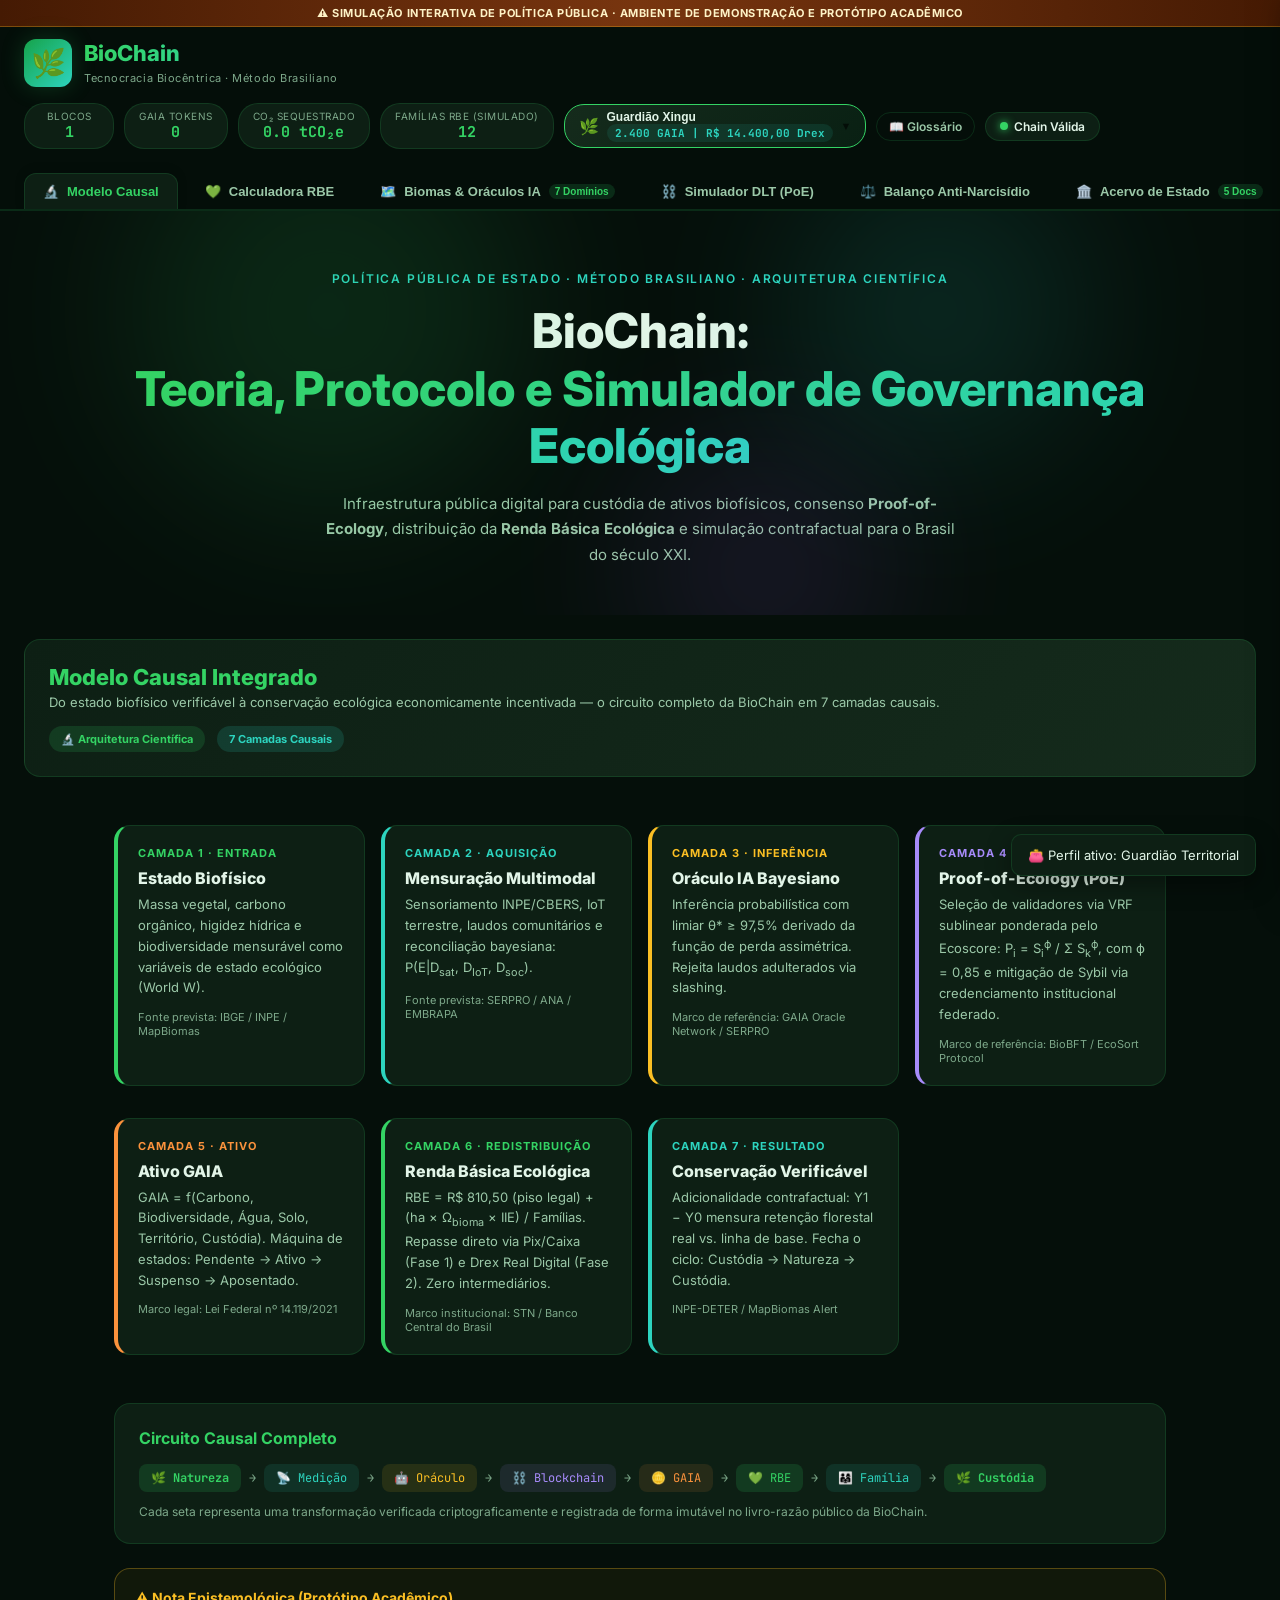
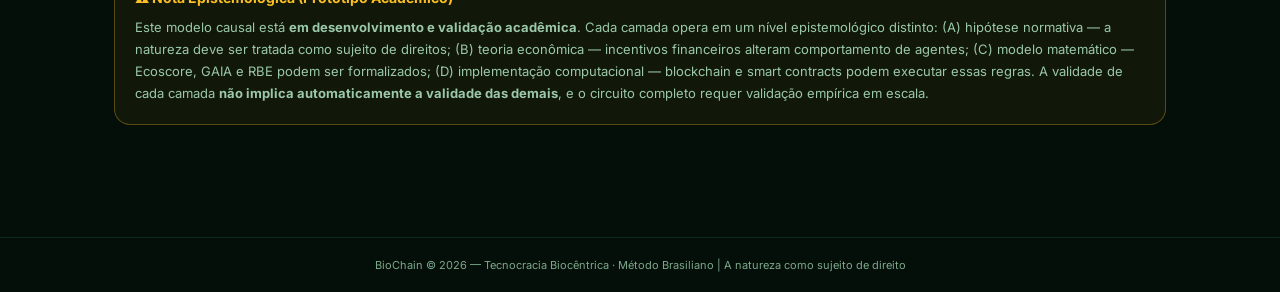
<file: index.html>
<!DOCTYPE html>
<html lang="pt-BR">
<head>
  <meta charset="UTF-8" />
  <meta name="viewport" content="width=device-width, initial-scale=1.0" />
  <title>BioChain — Plataforma da Tecnocracia Biocêntrica & Política Pública</title>
  <meta name="description" content="Infraestrutura pública descentralizada para custódia de ativos naturais, Proof-of-Ecology, Renda Básica Ecológica e governança ecológica no Brasil." />
  <link rel="preconnect" href="https://fonts.googleapis.com" />
  <link rel="preconnect" href="https://fonts.gstatic.com" crossorigin />
  <link href="https://fonts.googleapis.com/css2?family=Inter:wght@300;400;500;600;700;800&family=JetBrains+Mono:wght@400;500;700&display=swap" rel="stylesheet" />
  <link rel="stylesheet" href="style.css" />
</head>
<body>

  <!-- ═══════════════════ BANNER DE PROTÓTIPO ═══════════════════ -->
  <div class="prototype-notice-bar">
    <span>⚠️ SIMULAÇÃO INTERATIVA DE POLÍTICA PÚBLICA · AMBIENTE DE DEMONSTRAÇÃO E PROTÓTIPO ACADÊMICO</span>
  </div>

  <!-- ═══════════════════ HEADER ═══════════════════ -->
  <header class="header">
    <div class="header-inner">
      <div class="brand">
        <div class="brand-icon">🌿</div>
        <div>
          <h1 class="brand-name">BioChain</h1>
          <span class="brand-sub">Tecnocracia Biocêntrica · Método Brasiliano</span>
        </div>
      </div>
      <div class="header-stats">
        <div class="stat-pill" id="stat-blocks">
          <span class="stat-label">Blocos</span>
          <span class="stat-val" id="val-blocks">1</span>
        </div>
        <div class="stat-pill" id="stat-tokens">
          <span class="stat-label">GAIA Tokens</span>
          <span class="stat-val" id="val-tokens">0</span>
        </div>
        <div class="stat-pill" id="stat-co2">
          <span class="stat-label">CO₂ Sequestrado</span>
          <span class="stat-val" id="val-co2">0 tC</span>
        </div>
        <div class="stat-pill" id="stat-rbe">
          <span class="stat-label">Famílias RBE (Simulado)</span>
          <span class="stat-val" id="val-rbe-familias">15.420</span>
        </div>
        <!-- BioWallet Pill (Acessível) -->
        <button type="button" class="wallet-pill" id="wallet-pill" onclick="toggleWalletDrawer()" aria-label="Abrir carteira digital Drex e perfil institucional" aria-expanded="false" aria-controls="wallet-drawer" title="Clique para gerenciar sua carteira Drex">
          <span class="wallet-profile-icon" id="wallet-icon">🌿</span>
          <div style="display: flex; flex-direction: column; text-align: left;">
            <span class="wallet-name" id="wallet-name">Guardião Xingu</span>
            <span class="wallet-balance-tag" id="wallet-balance">2.400 GAIA | R$ 14.400 Drex</span>
          </div>
          <span style="font-size: 11px; opacity: 0.6;">▼</span>
        </button>
        <button type="button" class="btn btn-ghost btn-sm" onclick="openGlossaryModal()" title="Abrir glossário de conceitos e fórmulas da BioChain" aria-haspopup="dialog" style="padding: 6px 12px; border-radius: 20px; font-size: 12px; border: 1px solid var(--border);">
          📖 Glossário
        </button>
        <div class="pill-status" id="chain-status">
          <span class="dot green"></span> Chain Válida
        </div>
      </div>
    </div>

    <!-- Navegação por Módulos em Ordem Narrativa de Decisão -->
    <nav class="nav-tabs-container" role="tablist" aria-label="Módulos da Plataforma BioChain">
      <button class="tab-btn active" id="btn-tab-causal" onclick="switchTab('causal')" role="tab" aria-selected="true" aria-controls="tab-causal" tabindex="0">
        <span>🔬</span> Modelo Causal
      </button>
      <button class="tab-btn" id="btn-tab-rbe" onclick="switchTab('rbe')" role="tab" aria-selected="false" aria-controls="tab-rbe" tabindex="0">
        <span>💚</span> Calculadora RBE
      </button>
      <button class="tab-btn" id="btn-tab-biomas" onclick="switchTab('biomas')" role="tab" aria-selected="false" aria-controls="tab-biomas" tabindex="0">
        <span>🗺️</span> Biomas & Oráculos IA <span class="tab-badge">7 Domínios</span>
      </button>
      <button class="tab-btn" id="btn-tab-dlt" onclick="switchTab('dlt')" role="tab" aria-selected="false" aria-controls="tab-dlt" tabindex="0">
        <span>⛓️</span> Simulador DLT (PoE)
      </button>
      <button class="tab-btn" id="btn-tab-narcisidio" onclick="switchTab('narcisidio')" role="tab" aria-selected="false" aria-controls="tab-narcisidio" tabindex="0">
        <span>⚖️</span> Balanço Anti-Narcisídio
      </button>
      <button class="tab-btn" id="btn-tab-politica" onclick="switchTab('politica')" role="tab" aria-selected="false" aria-controls="tab-politica" tabindex="0">
        <span>🏛️</span> Acervo de Estado <span class="tab-badge">5 Docs</span>
      </button>
    </nav>
  </header>

  <!-- ═══════════════════ HERO ═══════════════════ -->
  <section class="hero">
    <div class="hero-bg-orbs">
      <div class="orb orb1"></div>
      <div class="orb orb2"></div>
      <div class="orb orb3"></div>
    </div>
    <div class="hero-content">
      <p class="hero-eyebrow">Política Pública de Estado · Método Brasiliano · Arquitetura Científica</p>
      <h2 class="hero-title">BioChain:<br/><span class="gradient-text">Teoria, Protocolo e Simulador de Governança Ecológica</span></h2>
      <p class="hero-desc">
        Infraestrutura pública digital para custódia de ativos biofísicos, consenso <b>Proof-of-Ecology</b>,
        distribuição da <b>Renda Básica Ecológica</b> e simulação contrafactual para o Brasil do século XXI.
      </p>
    </div>
  </section>

  <!-- ═══════════════════ TAB: MODELO CAUSAL INTEGRADO ═══════════════════ -->
  <div id="tab-causal" class="tab-content active" role="tabpanel" aria-labelledby="btn-tab-causal" tabindex="0">
    <section class="biomes-section">
      <div class="biomes-header-box">
        <div>
          <h2 style="font-size: 22px; font-weight: 800; color: var(--green);">Modelo Causal Integrado</h2>
          <p style="font-size: 13px; color: var(--text2); margin-top: 4px;">
            Do estado biofísico verificável à conservação ecológica economicamente incentivada — o circuito completo da BioChain em 7 camadas causais.
          </p>
        </div>
        <div style="display: flex; gap: 12px; align-items: center;">
          <span class="badge" style="background: rgba(52,211,100,0.15); color: var(--green); padding: 6px 12px; border-radius: 20px;">
            🔬 Arquitetura Científica
          </span>
          <span class="badge" style="background: rgba(45,212,191,0.15); color: var(--teal); padding: 6px 12px; border-radius: 20px;">
            7 Camadas Causais
          </span>
        </div>
      </div>

      <!-- Diagrama de Fluxo Causal em 7 Camadas -->
      <div style="padding: 24px; max-width: 1100px; margin: 0 auto;">

        <!-- Ciclo visual em seta com cards -->
        <div style="display: grid; grid-template-columns: repeat(auto-fit, minmax(220px, 1fr)); gap: 16px; margin-bottom: 32px;">

          <div class="card" style="border-left: 4px solid var(--green); padding: 20px;">
            <div style="font-size: 11px; font-weight: 700; color: var(--green); text-transform: uppercase; letter-spacing: 1px; margin-bottom: 8px;">Camada 1 · Entrada</div>
            <div style="font-size: 16px; font-weight: 800; color: var(--text); margin-bottom: 6px;">Estado Biofísico</div>
            <div style="font-size: 13px; color: var(--text2); line-height: 1.6;">Massa vegetal, carbono orgânico, higidez hídrica e biodiversidade mensurável como variáveis de estado ecológico (World W).</div>
            <div style="margin-top: 12px; font-size: 11px; color: var(--text3);">Fonte prevista: IBGE / INPE / MapBiomas</div>
          </div>

          <div class="card" style="border-left: 4px solid var(--teal); padding: 20px;">
            <div style="font-size: 11px; font-weight: 700; color: var(--teal); text-transform: uppercase; letter-spacing: 1px; margin-bottom: 8px;">Camada 2 · Aquisição</div>
            <div style="font-size: 16px; font-weight: 800; color: var(--text); margin-bottom: 6px;">Mensuração Multimodal</div>
            <div style="font-size: 13px; color: var(--text2); line-height: 1.6;">Sensoriamento INPE/CBERS, IoT terrestre, laudos comunitários e reconciliação bayesiana: P(E|D<sub>sat</sub>, D<sub>IoT</sub>, D<sub>soc</sub>).</div>
            <div style="margin-top: 12px; font-size: 11px; color: var(--text3);">Fonte prevista: SERPRO / ANA / EMBRAPA</div>
          </div>

          <div class="card" style="border-left: 4px solid var(--gold); padding: 20px;">
            <div style="font-size: 11px; font-weight: 700; color: var(--gold); text-transform: uppercase; letter-spacing: 1px; margin-bottom: 8px;">Camada 3 · Inferência</div>
            <div style="font-size: 16px; font-weight: 800; color: var(--text); margin-bottom: 6px;">Oráculo IA Bayesiano</div>
            <div style="font-size: 13px; color: var(--text2); line-height: 1.6;">Inferência probabilística com limiar θ* ≥ 97,5% derivado da função de perda assimétrica. Rejeita laudos adulterados via slashing.</div>
            <div style="margin-top: 12px; font-size: 11px; color: var(--text3);">Marco de referência: GAIA Oracle Network / SERPRO</div>
          </div>

          <div class="card" style="border-left: 4px solid #a78bfa; padding: 20px;">
            <div style="font-size: 11px; font-weight: 700; color: #a78bfa; text-transform: uppercase; letter-spacing: 1px; margin-bottom: 8px;">Camada 4 · Consenso</div>
            <div style="font-size: 16px; font-weight: 800; color: var(--text); margin-bottom: 6px;">Proof-of-Ecology (PoE)</div>
            <div style="font-size: 13px; color: var(--text2); line-height: 1.6;">Seleção de validadores via VRF sublinear ponderada pelo Ecoscore: P<sub>i</sub> = S<sub>i</sub><sup>ϕ</sup> / Σ S<sub>k</sub><sup>ϕ</sup>, com ϕ = 0,85 e mitigação de Sybil via credenciamento institucional federado.</div>
            <div style="margin-top: 12px; font-size: 11px; color: var(--text3);">Marco de referência: BioBFT / EcoSort Protocol</div>
          </div>

          <div class="card" style="border-left: 4px solid #fb923c; padding: 20px;">
            <div style="font-size: 11px; font-weight: 700; color: #fb923c; text-transform: uppercase; letter-spacing: 1px; margin-bottom: 8px;">Camada 5 · Ativo</div>
            <div style="font-size: 16px; font-weight: 800; color: var(--text); margin-bottom: 6px;">Ativo GAIA</div>
            <div style="font-size: 13px; color: var(--text2); line-height: 1.6;">GAIA = f(Carbono, Biodiversidade, Água, Solo, Território, Custódia). Máquina de estados: Pendente → Ativo → Suspenso → Aposentado.</div>
            <div style="margin-top: 12px; font-size: 11px; color: var(--text3);">Marco legal: Lei Federal nº 14.119/2021</div>
          </div>

          <div class="card" style="border-left: 4px solid var(--green); padding: 20px;">
            <div style="font-size: 11px; font-weight: 700; color: var(--green); text-transform: uppercase; letter-spacing: 1px; margin-bottom: 8px;">Camada 6 · Redistribuição</div>
            <div style="font-size: 16px; font-weight: 800; color: var(--text); margin-bottom: 6px;">Renda Básica Ecológica</div>
            <div style="font-size: 13px; color: var(--text2); line-height: 1.6;">RBE = R$ 810,50 (piso legal) + (ha × Ω<sub>bioma</sub> × IIE) / Famílias. Repasse direto via Pix/Caixa (Fase 1) e Drex Real Digital (Fase 2). Zero intermediários.</div>
            <div style="margin-top: 12px; font-size: 11px; color: var(--text3);">Marco institucional: STN / Banco Central do Brasil</div>
          </div>

          <div class="card" style="border-left: 4px solid var(--teal); padding: 20px;">
            <div style="font-size: 11px; font-weight: 700; color: var(--teal); text-transform: uppercase; letter-spacing: 1px; margin-bottom: 8px;">Camada 7 · Resultado</div>
            <div style="font-size: 16px; font-weight: 800; color: var(--text); margin-bottom: 6px;">Conservação Verificável</div>
            <div style="font-size: 13px; color: var(--text2); line-height: 1.6;">Adicionalidade contrafactual: Y1 − Y0 mensura retenção florestal real vs. linha de base. Fecha o ciclo: Custódia → Natureza → Custódia.</div>
            <div style="margin-top: 12px; font-size: 11px; color: var(--text3);">INPE-DETER / MapBiomas Alert</div>
          </div>

        </div>

        <!-- Diagrama de fluxo em linha -->
        <div class="card" style="padding: 24px; margin-bottom: 24px;">
          <h3 style="font-size: 16px; font-weight: 700; color: var(--green); margin-bottom: 16px;">Circuito Causal Completo</h3>
          <div style="display: flex; align-items: center; gap: 8px; flex-wrap: wrap; font-size: 12px; font-family: 'JetBrains Mono', monospace;">
            <span style="background: rgba(52,211,100,0.15); color: var(--green); padding: 6px 12px; border-radius: 8px; font-weight: 700;">🌿 Natureza</span>
            <span style="color: var(--text3);">→</span>
            <span style="background: rgba(45,212,191,0.1); color: var(--teal); padding: 6px 12px; border-radius: 8px;">📡 Medição</span>
            <span style="color: var(--text3);">→</span>
            <span style="background: rgba(251,191,36,0.1); color: var(--gold); padding: 6px 12px; border-radius: 8px;">🤖 Oráculo</span>
            <span style="color: var(--text3);">→</span>
            <span style="background: rgba(167,139,250,0.1); color: #a78bfa; padding: 6px 12px; border-radius: 8px;">⛓️ Blockchain</span>
            <span style="color: var(--text3);">→</span>
            <span style="background: rgba(251,146,60,0.1); color: #fb923c; padding: 6px 12px; border-radius: 8px;">🪙 GAIA</span>
            <span style="color: var(--text3);">→</span>
            <span style="background: rgba(52,211,100,0.15); color: var(--green); padding: 6px 12px; border-radius: 8px;">💚 RBE</span>
            <span style="color: var(--text3);">→</span>
            <span style="background: rgba(45,212,191,0.1); color: var(--teal); padding: 6px 12px; border-radius: 8px;">👨‍👩‍👧 Família</span>
            <span style="color: var(--text3);">→</span>
            <span style="background: rgba(52,211,100,0.15); color: var(--green); padding: 6px 12px; border-radius: 8px; font-weight: 700;">🌿 Custódia</span>
          </div>
          <p style="font-size: 12px; color: var(--text3); margin-top: 12px;">Cada seta representa uma transformação verificada criptograficamente e registrada de forma imutável no livro-razão público da BioChain.</p>
        </div>

        <!-- Nota Epistemológica -->
        <div class="card" style="padding: 20px; border: 1px solid rgba(251,191,36,0.3); background: rgba(251,191,36,0.05);">
          <h3 style="font-size: 14px; font-weight: 700; color: var(--gold); margin-bottom: 10px;">⚠️ Nota Epistemológica (Protótipo Acadêmico)</h3>
          <p style="font-size: 13px; color: var(--text2); line-height: 1.7;">
            Este modelo causal está <b>em desenvolvimento e validação acadêmica</b>. Cada camada opera em um nível epistemológico distinto: 
            (A) hipótese normativa — a natureza deve ser tratada como sujeito de direitos; 
            (B) teoria econômica — incentivos financeiros alteram comportamento de agentes; 
            (C) modelo matemático — Ecoscore, GAIA e RBE podem ser formalizados; 
            (D) implementação computacional — blockchain e smart contracts podem executar essas regras.
            A validade de cada camada <b>não implica automaticamente a validade das demais</b>, e o circuito completo requer validação empírica em escala.
          </p>
        </div>

      </div>
    </section>
  </div>

  <!-- ═══════════════════ TAB 3: CALCULADORA RBE & DREX ═══════════════════ -->
  <div id="tab-rbe" class="tab-content" role="tabpanel" aria-labelledby="btn-tab-rbe" tabindex="0">
    <section class="rbe-section">
      <div class="biomes-header-box">
        <div>
          <h2 style="font-size: 22px; font-weight: 800; color: var(--green);">Simulador do Programa Nacional de Renda Básica Ecológica (RBE)</h2>
          <p style="font-size: 13px; color: var(--text2); margin-top: 4px;">
            Cálculo paramétrico do benefício de custódia segundo o Art. 14 do Anteprojeto de Lei da BioChain, com liquidação automática via Drex (Real Digital).
          </p>
        </div>
      </div>

      <div class="rbe-grid">
        <!-- Controles / Sliders -->
        <div class="card">
          <div class="card-header">
            <span class="card-icon">🎛️</span>
            <h3>Parâmetros Territoriais de Custódia</h3>
          </div>

          <div class="form-group">
            <label for="rbe-bioma">Bioma sob Custódia</label>
            <select id="rbe-bioma" onchange="calculateRBE()">
              <option value="Pantanal">Pantanal (Fator de Estresse: 1.35x)</option>
              <option value="Mata Atlântica">Mata Atlântica (Fator de Estresse: 1.40x)</option>
              <option value="Cerrado">Cerrado (Fator de Estresse: 1.25x)</option>
              <option value="Amazônia" selected>Amazônia (Fator de Estresse: 1.20x)</option>
              <option value="Caatinga">Caatinga (Fator de Estresse: 1.30x)</option>
              <option value="Pampa">Pampa (Fator de Estresse: 1.15x)</option>
              <option value="Zona Costeira e Marinha">Zona Costeira e Marinha (Fator: 1.25x)</option>
            </select>
          </div>

          <div class="range-slider-wrap">
            <div class="range-slider-head">
              <label for="rbe-area-slider">Área Preservada Auditada</label>
              <output class="range-val-badge" id="rbe-area-val" for="rbe-area-slider" aria-live="polite">150 ha</output>
            </div>
            <input type="range" class="range-input" id="rbe-area-slider" min="10" max="2000" step="10" value="150" oninput="calculateRBE()" aria-label="Área preservada auditada em hectares" />
          </div>

          <div class="range-slider-wrap">
            <div class="range-slider-head">
              <label for="rbe-families-slider">Famílias Guardiãs no Território</label>
              <output class="range-val-badge" id="rbe-families-val" for="rbe-families-slider" aria-live="polite">12 famílias</output>
            </div>
            <input type="range" class="range-input" id="rbe-families-slider" min="1" max="100" step="1" value="12" oninput="calculateRBE()" aria-label="Número de famílias guardiãs no território" />
          </div>

          <div class="range-slider-wrap">
            <div class="range-slider-head">
              <label for="rbe-iie-slider">Índice de Integridade Ecológica (IIE)</label>
              <output class="range-val-badge" id="rbe-iie-val" for="rbe-iie-slider" aria-live="polite">94%</output>
            </div>
            <input type="range" class="range-input" id="rbe-iie-slider" min="50" max="100" step="1" value="94" oninput="calculateRBE()" aria-label="Índice de Integridade Ecológica" />
          </div>

          <div style="background: var(--bg2); padding: 14px; border-radius: var(--radius-sm); font-size: 12px; color: var(--text2); line-height: 1.5;">
            💡 <b>Fórmula Legal:</b> R$ 810,50 (piso legal: 50% SM 2026) + (Hectares × Fator Bioma × IIE) dividido equitativamente pelas famílias guardiãs homologadas.
          </div>
        </div>

        <!-- Resultados & Drex -->
        <div class="card">
          <div class="card-header">
            <span class="card-icon">💳</span>
            <h3>Demonstrativo de Liquidação</h3>
          </div>

          <div style="background: linear-gradient(135deg, rgba(52,211,100,0.1), rgba(45,212,191,0.05)); border: 1px solid var(--green); border-radius: var(--radius); padding: 20px; text-align: center; margin-bottom: 20px;">
            <span style="font-size: 12px; color: var(--text3); text-transform: uppercase; letter-spacing: 0.05em;">RBE Mensal por Família</span>
            <div style="font-size: 36px; font-weight: 800; color: var(--green); font-family: 'JetBrains Mono', monospace; margin: 6px 0;" id="rbe-total-family">
              —
            </div>
            <span style="font-size: 12px; color: var(--teal);" id="rbe-gaia-equiv">
              —
            </span>
          </div>

          <div class="biome-stats-grid">
            <div class="biome-stat-box">
              <span class="biome-stat-lbl">Repasse Mensal Território</span>
              <span class="biome-stat-val" id="rbe-territorio-total">—</span>
            </div>
            <div class="biome-stat-box">
              <span class="biome-stat-lbl">CO₂e Sequestrado Anual</span>
              <span class="biome-stat-val" id="rbe-co2-anual">—</span>
            </div>
            <div class="biome-stat-box" style="grid-column: 1 / -1; background: rgba(45, 212, 191, 0.05); border-color: rgba(45, 212, 191, 0.2);">
              <span class="biome-stat-lbl">Adicionalidade Ecológica Contrafactual (Y1 - Y0)</span>
              <span class="biome-stat-val" id="rbe-additionality-val" style="color: var(--teal); font-size: 13px;">—</span>
            </div>
          </div>

          <!-- Comprovante Criptográfico RBE em 2 Fases -->
          <div class="drex-receipt-box">
            <div style="display: flex; justify-content: space-between; border-bottom: 1px dashed var(--border); padding-bottom: 6px; margin-bottom: 8px;">
              <span>ARQUITETURA RBE (FASE 1: PIX/CAIXA | FASE 2: DREX VAREJO)</span>
              <span style="color: var(--teal);">● SIMULAÇÃO DE FLUXO</span>
            </div>
            <div>Beneficiário: Família Guardiã Xingu (Hash: 0x9f4c...3e1a)</div>
            <div>Trilho Vigente (Fase 1): Pix / Caixa Econômica Federal (Conta Social)</div>
            <div>Migração Futura (Fase 2): Smart Contracts Drex Varejo (Roadmap Bacen)</div>
            <div style="margin-top: 6px; color: var(--green);">Taxa de Intermediação: R$ 0,00 (Zero Pedágio)</div>
          </div>

          <button class="btn btn-primary" style="margin-top: 16px; width: 100%;" onclick="simulateRBEDeposit()">
            <span>🚀</span> Simular Emissão de Lote RBE On-Chain
          </button>
        </div>
      </div>
    </section>
  </div>

  <!-- ═══════════════════ TAB 2: BIOMAS & ORÁCULOS IA ═══════════════════ -->
  <div id="tab-biomas" class="tab-content" role="tabpanel" aria-labelledby="btn-tab-biomas" tabindex="0">
    <section class="biomes-section">
      <div class="biomes-header-box">
        <div>
          <h2 style="font-size: 22px; font-weight: 800; color: var(--green);">Rede Nacional de Oráculos Ambientais</h2>
          <p style="font-size: 13px; color: var(--text2); margin-top: 4px;">
            Fusão em tempo real de sensoriamento orbital (INPE/CBERS/Sentinel), telemetria IoT terrestre e laudos comunitários em nuvem de Estado (SERPRO/RNP).
          </p>
        </div>
        <div style="display: flex; gap: 12px; align-items: center;">
          <span class="badge" style="background: rgba(52,211,100,0.15); color: var(--green); padding: 6px 12px; border-radius: 20px;">
            ● 7 Biomas Sincronizados
          </span>
          <span class="badge" style="background: rgba(45,212,191,0.15); color: var(--teal); padding: 6px 12px; border-radius: 20px;">
            Reconciliação Bayesiana: 98.9% (Simulado)
          </span>
        </div>
      </div>

      <!-- MAPA VETORIAL INTERATIVO DOS 7 BIOMAS -->
      <div class="map-section-box">
        <div class="map-header-row">
          <div>
            <h3 style="font-size: 19px; font-weight: 800; color: var(--green);">Mapa Geoespacial dos Biomas Brasileiros</h3>
            <p style="font-size: 12px; color: var(--text2); margin-top: 4px;">
              Clique em qualquer bioma ou nó guardião para inspecionar dados orbitais ao vivo e sincronizar a calculadora territorial.
            </p>
          </div>
          <div style="display: flex; gap: 8px;">
            <span class="badge" style="background: rgba(52,211,100,0.15); color: var(--green); padding: 5px 12px; border-radius: 12px; font-size: 11px;">
              ● 7 Biomas Sincronizados
            </span>
            <span class="badge" style="background: rgba(45,212,191,0.15); color: var(--teal); padding: 5px 12px; border-radius: 12px; font-size: 11px;">
              📡 Oráculos SERPRO/INPE Ativos
            </span>
          </div>
        </div>

        <div class="map-container-wrap">
          <!-- SVG Vetorial do Território Brasileiro -->
          <div class="brazil-svg-box">
            <svg viewBox="0 0 600 600" id="brazil-map-svg">
              <defs>
                <linearGradient id="grad-amz" x1="0%" y1="0%" x2="100%" y2="100%">
                  <stop offset="0%" stop-color="#059669" stop-opacity="0.8" />
                  <stop offset="100%" stop-color="#10b981" stop-opacity="0.9" />
                </linearGradient>
                <linearGradient id="grad-cer" x1="0%" y1="0%" x2="100%" y2="100%">
                  <stop offset="0%" stop-color="#d97706" stop-opacity="0.75" />
                  <stop offset="100%" stop-color="#f59e0b" stop-opacity="0.85" />
                </linearGradient>
                <linearGradient id="grad-caa" x1="0%" y1="0%" x2="100%" y2="100%">
                  <stop offset="0%" stop-color="#ea580c" stop-opacity="0.75" />
                  <stop offset="100%" stop-color="#fb923c" stop-opacity="0.85" />
                </linearGradient>
                <linearGradient id="grad-mat" x1="0%" y1="0%" x2="100%" y2="100%">
                  <stop offset="0%" stop-color="#047857" stop-opacity="0.8" />
                  <stop offset="100%" stop-color="#34d399" stop-opacity="0.9" />
                </linearGradient>
                <linearGradient id="grad-pan" x1="0%" y1="0%" x2="100%" y2="100%">
                  <stop offset="0%" stop-color="#0891b2" stop-opacity="0.8" />
                  <stop offset="100%" stop-color="#22d3ee" stop-opacity="0.9" />
                </linearGradient>
                <linearGradient id="grad-pam" x1="0%" y1="0%" x2="100%" y2="100%">
                  <stop offset="0%" stop-color="#65a30d" stop-opacity="0.8" />
                  <stop offset="100%" stop-color="#a3e635" stop-opacity="0.9" />
                </linearGradient>
                <linearGradient id="grad-cos" x1="0%" y1="0%" x2="100%" y2="100%">
                  <stop offset="0%" stop-color="#0284c7" stop-opacity="0.5" />
                  <stop offset="100%" stop-color="#38bdf8" stop-opacity="0.7" />
                </linearGradient>
              </defs>

              <!-- Zona Costeira / Marinha -->
              <path class="biome-path" id="biome-svg-cos" d="M 520,130 Q 580,240 520,380 L 460,490 L 390,580 L 420,590 L 510,480 Q 610,330 550,140 Z" fill="url(#grad-cos)" onclick="selectBiomeFromMap('cos')" tabindex="0" role="button" aria-label="Zona Costeira e Marinha" onkeydown="if(event.key==='Enter'||event.key===' '){selectBiomeFromMap('cos');event.preventDefault();}">
                <title>Zona Costeira e Marinha</title>
              </path>

              <!-- Amazônia -->
              <path class="biome-path selected" id="biome-svg-amz" d="M 50,180 Q 90,70 210,50 Q 310,45 370,110 L 390,180 L 310,230 L 230,290 L 110,270 Z" fill="url(#grad-amz)" onclick="selectBiomeFromMap('amz')" tabindex="0" role="button" aria-label="Bioma Amazônia" onkeydown="if(event.key==='Enter'||event.key===' '){selectBiomeFromMap('amz');event.preventDefault();}">
                <title>Bioma Amazônia</title>
              </path>

              <!-- Cerrado -->
              <path class="biome-path" id="biome-svg-cer" d="M 230,290 L 310,230 L 390,180 L 420,210 L 410,340 L 330,390 L 250,380 L 225,330 Z" fill="url(#grad-cer)" onclick="selectBiomeFromMap('cer')" tabindex="0" role="button" aria-label="Bioma Cerrado" onkeydown="if(event.key==='Enter'||event.key===' '){selectBiomeFromMap('cer');event.preventDefault();}">
                <title>Bioma Cerrado</title>
              </path>

              <!-- Caatinga -->
              <path class="biome-path" id="biome-svg-caa" d="M 390,180 Q 470,120 530,155 L 535,225 L 455,265 L 420,210 Z" fill="url(#grad-caa)" onclick="selectBiomeFromMap('caa')" tabindex="0" role="button" aria-label="Bioma Caatinga" onkeydown="if(event.key==='Enter'||event.key===' '){selectBiomeFromMap('caa');event.preventDefault();}">
                <title>Bioma Caatinga</title>
              </path>

              <!-- Mata Atlântica -->
              <path class="biome-path" id="biome-svg-mat" d="M 455,265 L 535,225 Q 515,310 475,390 L 415,480 L 365,460 L 410,340 Z" fill="url(#grad-mat)" onclick="selectBiomeFromMap('mat')" tabindex="0" role="button" aria-label="Bioma Mata Atlântica" onkeydown="if(event.key==='Enter'||event.key===' '){selectBiomeFromMap('mat');event.preventDefault();}">
                <title>Bioma Mata Atlântica</title>
              </path>

              <!-- Pantanal -->
              <path class="biome-path" id="biome-svg-pan" d="M 195,335 L 245,315 L 255,385 L 205,395 Z" fill="url(#grad-pan)" onclick="selectBiomeFromMap('pan')" tabindex="0" role="button" aria-label="Bioma Pantanal" onkeydown="if(event.key==='Enter'||event.key===' '){selectBiomeFromMap('pan');event.preventDefault();}">
                <title>Bioma Pantanal</title>
              </path>

              <!-- Pampa -->
              <path class="biome-path" id="biome-svg-pam" d="M 335,485 L 415,480 L 390,575 L 320,565 Z" fill="url(#grad-pam)" onclick="selectBiomeFromMap('pam')" tabindex="0" role="button" aria-label="Bioma Pampa" onkeydown="if(event.key==='Enter'||event.key===' '){selectBiomeFromMap('pam');event.preventDefault();}">
                <title>Bioma Pampa</title>
              </path>

              <!-- Marcadores de Nós Guardiões Georreferenciados -->
              <g class="map-node-dot" onclick="selectBiomeFromMap('amz')" tabindex="0" role="button" aria-label="Nó Guardian-Amazônia" onkeydown="if(event.key==='Enter'||event.key===' '){selectBiomeFromMap('amz');event.preventDefault();}">
                <title>Nó Guardian-Amazônia</title>
                <circle cx="210" cy="150" r="14" fill="#10b981" class="node-pulse-ring" />
                <circle cx="210" cy="150" r="6" fill="#ffffff" stroke="#059669" stroke-width="2" />
                <text x="220" y="145" fill="#e2f5e8" font-size="10" font-family="JetBrains Mono" font-weight="700">Guardian-Amazônia</text>
              </g>

              <g class="map-node-dot" onclick="selectBiomeFromMap('cer')" tabindex="0" role="button" aria-label="Nó Guardian-Cerrado" onkeydown="if(event.key==='Enter'||event.key===' '){selectBiomeFromMap('cer');event.preventDefault();}">
                <title>Nó Guardian-Cerrado</title>
                <circle cx="315" cy="295" r="14" fill="#f59e0b" class="node-pulse-ring" />
                <circle cx="315" cy="295" r="6" fill="#ffffff" stroke="#d97706" stroke-width="2" />
                <text x="325" y="290" fill="#e2f5e8" font-size="10" font-family="JetBrains Mono" font-weight="700">Guardian-Cerrado</text>
              </g>

              <g class="map-node-dot" onclick="selectBiomeFromMap('caa')" tabindex="0" role="button" aria-label="Nó Guardian-Caatinga" onkeydown="if(event.key==='Enter'||event.key===' '){selectBiomeFromMap('caa');event.preventDefault();}">
                <title>Nó Guardian-Caatinga</title>
                <circle cx="455" cy="195" r="14" fill="#ea580c" class="node-pulse-ring" />
                <circle cx="455" cy="195" r="6" fill="#ffffff" stroke="#c2410c" stroke-width="2" />
                <text x="400" y="180" fill="#e2f5e8" font-size="10" font-family="JetBrains Mono" font-weight="700">Guardian-Caatinga</text>
              </g>

              <g class="map-node-dot" onclick="selectBiomeFromMap('mat')" tabindex="0" role="button" aria-label="Nó Guardian-Mata-Atlântica" onkeydown="if(event.key==='Enter'||event.key===' '){selectBiomeFromMap('mat');event.preventDefault();}">
                <title>Nó Guardian-Mata-Atlântica</title>
                <circle cx="440" cy="390" r="14" fill="#34d399" class="node-pulse-ring" />
                <circle cx="440" cy="390" r="6" fill="#ffffff" stroke="#047857" stroke-width="2" />
                <text x="450" y="405" fill="#e2f5e8" font-size="10" font-family="JetBrains Mono" font-weight="700">Guardian-Mata-Atlântica</text>
              </g>

              <g class="map-node-dot" onclick="selectBiomeFromMap('pan')" tabindex="0" role="button" aria-label="Nó Guardian-Pantanal" onkeydown="if(event.key==='Enter'||event.key===' '){selectBiomeFromMap('pan');event.preventDefault();}">
                <title>Nó Guardian-Pantanal</title>
                <circle cx="225" cy="355" r="14" fill="#22d3ee" class="node-pulse-ring" />
                <circle cx="225" cy="355" r="6" fill="#ffffff" stroke="#0891b2" stroke-width="2" />
                <text x="120" y="360" fill="#e2f5e8" font-size="10" font-family="JetBrains Mono" font-weight="700">Guardian-Pantanal</text>
              </g>

              <g class="map-node-dot" onclick="selectBiomeFromMap('pam')" tabindex="0" role="button" aria-label="Nó Guardian-Pampa" onkeydown="if(event.key==='Enter'||event.key===' '){selectBiomeFromMap('pam');event.preventDefault();}">
                <title>Nó Guardian-Pampa</title>
                <circle cx="360" cy="530" r="14" fill="#a3e635" class="node-pulse-ring" />
                <circle cx="360" cy="530" r="6" fill="#ffffff" stroke="#65a30d" stroke-width="2" />
                <text x="370" y="545" fill="#e2f5e8" font-size="10" font-family="JetBrains Mono" font-weight="700">Guardian-Pampa</text>
              </g>

              <g class="map-node-dot" onclick="selectBiomeFromMap('cos')" tabindex="0" role="button" aria-label="Nó Guardian-Costeiro" onkeydown="if(event.key==='Enter'||event.key===' '){selectBiomeFromMap('cos');event.preventDefault();}">
                <title>Nó Guardian-Costeiro</title>
                <circle cx="510" cy="310" r="14" fill="#38bdf8" class="node-pulse-ring" />
                <circle cx="510" cy="310" r="6" fill="#ffffff" stroke="#0284c7" stroke-width="2" />
                <text x="460" y="295" fill="#e2f5e8" font-size="10" font-family="JetBrains Mono" font-weight="700">Guardian-Costeiro</text>
              </g>
            </svg>
          </div>

          <!-- Card de Detalhe Espacial do Bioma Selecionado -->
          <div class="map-info-card" id="map-info-card">
            <div class="map-info-title">
              <span id="map-info-icon">🌳</span>
              <span id="map-info-name">Bioma Amazônia</span>
            </div>
            <p style="font-size: 13px; color: var(--text2); line-height: 1.5; margin-bottom: 16px;" id="map-info-desc">
              Maior floresta tropical contínua da Terra, abrangendo 4,1 milhões de km² em território brasileiro. Regulador primordial do ciclo de rios voadores e sequestro ativo de carbono.
            </p>

            <div class="biome-stats-grid">
              <div class="biome-stat-box">
                <div class="biome-stat-lbl">Multiplicador PoE</div>
                <div class="biome-stat-val" id="map-info-stress">1.20x</div>
              </div>
              <div class="biome-stat-box">
                <div class="biome-stat-lbl">Cobertura Atual</div>
                <div class="biome-stat-val" id="map-info-canopy">86.4%</div>
              </div>
              <div class="biome-stat-box">
                <div class="biome-stat-lbl">Oráculo Ativo</div>
                <div class="biome-stat-val" style="font-size: 11px;" id="map-info-oracle">INPE-DETER-AMZ-01</div>
              </div>
              <div class="biome-stat-box">
                <div class="biome-stat-lbl">Índice Hídrico</div>
                <div class="biome-stat-val" style="color: var(--teal);" id="map-info-water">Excelente (78%)</div>
              </div>
            </div>

            <button class="btn btn-primary" style="width: 100%; margin-top: 8px;" onclick="syncMapWithCalculator()">
              <span>💚</span> Simular RBE neste Bioma
            </button>
        </div>
      </div>

      <div class="biomes-grid" id="biomes-grid">
        <!-- Renderizado dinamicamente via app.js -->
      </div>
    </section>
  </div>

  <!-- ═══════════════════ TAB 1: SIMULADOR DLT ═══════════════════ -->
  <div id="tab-dlt" class="tab-content" role="tabpanel" aria-labelledby="btn-tab-dlt" tabindex="0">
    <main class="main-grid">

      <!-- ── COLUNA ESQUERDA ── -->
      <aside class="left-panel">
        <!-- Nova Transação -->
        <div class="card" id="card-tx">
          <div class="card-header">
            <span class="card-icon">⚡</span>
            <h3>Nova Transação Ecológica</h3>
          </div>

          <div class="form-group">
            <label for="tx-type">Tipo de Ativo</label>
            <select id="tx-type">
              <option value="floresta">🌳 Crédito Florestal</option>
              <option value="rio">🌊 Crédito Hídrico</option>
              <option value="biodiversidade">🦋 Crédito de Biodiversidade</option>
              <option value="carbono">💨 Crédito de Carbono</option>
              <option value="solo">🌱 Crédito de Solo Saudável</option>
              <option value="governanca">🗳️ Voto de Governança</option>
              <option value="renda">💚 Renda Básica Ecológica</option>
              <option value="queima">🔥 Queima / Compensação GAIA</option>
            </select>
          </div>

          <div class="form-group">
            <label for="tx-origin">Origem (Nó Guardian)</label>
            <input type="text" id="tx-origin" placeholder="ex: Guardian-Amazônia-0x1A" value="Guardian-Amazônia-0x1A" />
          </div>

          <div class="form-group">
            <label for="tx-dest">Destino (Nó ou Comunidade)</label>
            <input type="text" id="tx-dest" placeholder="ex: Comunidade-Caiapó-0x2B" value="Comunidade-Caiapó-0x2B" />
          </div>

          <div class="form-group">
            <label for="tx-amount">Quantidade (GAIA tokens)</label>
            <input type="number" id="tx-amount" min="1" max="10000" value="500" />
          </div>

          <div class="form-group">
            <label for="tx-area">Área Protegida (ha)</label>
            <input type="number" id="tx-area" min="0" step="0.1" value="120.5" />
          </div>

          <div class="form-group">
            <label for="tx-co2">CO₂ Sequestrado (toneladas)</label>
            <input type="number" id="tx-co2" min="0" step="0.1" value="85.2" />
          </div>

          <div class="form-group">
            <label for="tx-data">Metadados (JSON opcional)</label>
            <textarea id="tx-data" rows="2" placeholder='{"bioma":"Amazônia","oraculo":"INPE-DETER"}'></textarea>
          </div>

          <button class="btn btn-primary" id="btn-add-tx" onclick="addPendingTransaction()">
            <span>➕</span> Adicionar à Mempool
          </button>
        </div>

        <!-- Mempool -->
        <div class="card" id="card-mempool">
          <div class="card-header">
            <span class="card-icon">🔄</span>
            <h3>Mempool</h3>
            <span class="badge" id="mempool-badge">0</span>
          </div>
          <div id="mempool-list" class="mempool-list">
            <p class="empty-msg">Nenhuma transação pendente.</p>
          </div>
          <button class="btn btn-secondary" id="btn-mine" onclick="mineBlock()" disabled>
            <span>⛏️</span> Validar Bloco (PoE)
          </button>
          <p class="hint-text">Proof-of-Ecology: seleção probabilística do validador ponderada pelo Ecoscore do bioma.</p>
        </div>

        <!-- Nós da Rede -->
        <div class="card" id="card-nodes">
          <div class="card-header">
            <span class="card-icon">🌐</span>
            <h3>Federação de Biomas</h3>
          </div>
          <div id="nodes-list" class="nodes-list"></div>
          <button class="btn btn-ghost" onclick="addRandomNode()">+ Adicionar Sub-Nó</button>
        </div>
      </aside>

      <!-- ── CENTRO: BLOCKCHAIN VISUAL ── -->
      <section class="chain-panel">
        <div class="chain-header">
          <h2>Cadeia de Blocos Pública</h2>
          <div class="chain-actions">
            <button class="btn btn-ghost btn-sm" onclick="validateChain()">✅ Validar Cadeia</button>
            <button class="btn btn-ghost btn-sm" onclick="resetChain()" title="Restaurar cadeia ao bloco gênesis demonstrativo">🔄 Reiniciar</button>
            <button class="btn btn-ghost btn-sm" onclick="exportChain()">📥 Exportar JSON</button>
            <button class="btn btn-danger btn-sm" onclick="simulateTamper()">⚠️ Simular Ataque</button>
          </div>
        </div>

        <div id="chain-container" class="chain-container">
          <!-- Blocos gerados dinamicamente -->
        </div>

        <!-- Painel Adversarial Red Team / Testes de Estresse -->
        <div class="red-team-box">
          <div class="red-team-head">
            <div class="red-team-title">
              <span>🛡️</span> Adversarial BioChain Red Team (Simulação de Cenários de Falha)
            </div>
            <span class="badge" style="background: rgba(239,68,68,0.2); color: #fca5a5; font-size: 11px;">
              ● Resiliência Cripto-Ecológica
            </span>
          </div>
          <p style="font-size: 12px; color: var(--text2); margin-bottom: 14px;">
            Selecione um cenário de teste adversarial para disparar simulações de estresse e medir a capacidade de mitigação do protocolo:
          </p>

          <div class="scenario-grid">
            <div class="scenario-card" onclick="runStressTest('price_crash')" tabindex="0" role="button" aria-label="Simular Queda do GAIA em 80%" onkeydown="if(event.key==='Enter'||event.key===' '){runStressTest('price_crash');event.preventDefault();}">
              <div class="scenario-card-head">
                <span style="font-size: 12px; font-weight: 700; color: var(--text);">A: Queda do GAIA</span>
                <span class="scenario-tag">-80% Preço</span>
              </div>
              <div style="font-size: 11px; color: var(--text2);">Testa se o piso RBE protege a custódia mesmo com colapso de mercado.</div>
            </div>

            <div class="scenario-card" onclick="runStressTest('oracle_spoof')" tabindex="0" role="button" aria-label="Simular Oráculo Spoofing" onkeydown="if(event.key==='Enter'||event.key===' '){runStressTest('oracle_spoof');event.preventDefault();}">
              <div class="scenario-card-head">
                <span style="font-size: 12px; font-weight: 700; color: var(--text);">B: Oráculo Spoofing</span>
                <span class="scenario-tag">Sensor Falso</span>
              </div>
              <div style="font-size: 11px; color: var(--text2);">Testa se o limiar bayesiano (θ* ≥ 97,5%) detecta laudos adulterados.</div>
            </div>

            <div class="scenario-card" onclick="runStressTest('collusion_30')" tabindex="0" role="button" aria-label="Simular Cartel de Validadores com 30% de colusão" onkeydown="if(event.key==='Enter'||event.key===' '){runStressTest('collusion_30');event.preventDefault();}">
              <div class="scenario-card-head">
                <span style="font-size: 12px; font-weight: 700; color: var(--text);">C: Cartel Validadores</span>
                <span class="scenario-tag">30% Colusão</span>
              </div>
              <div style="font-size: 11px; color: var(--text2);">Testa se a VRF sublinear (ϕ = 0,85) e o Slashing neutralizam cartéis.</div>
            </div>

            <div class="scenario-card" onclick="runStressTest('wildfire')" tabindex="0" role="button" aria-label="Simular Incêndio Florestal" onkeydown="if(event.key==='Enter'||event.key===' '){runStressTest('wildfire');event.preventDefault();}">
              <div class="scenario-card-head">
                <span style="font-size: 12px; font-weight: 700; color: var(--text);">D: Incêndio Florestal</span>
                <span class="scenario-tag">Choque Clima</span>
              </div>
              <div style="font-size: 11px; color: var(--text2);">Testa o congelamento preventivo de ativos e acionamento do Fundo de Emergência.</div>
            </div>
          </div>

          <!-- Caixa de Resultado Dinâmico do Teste Red Team -->
          <div id="redteam-result-box" class="redteam-result-box" aria-live="polite"></div>
        </div>
      </section>

      <!-- ── COLUNA DIREITA ── -->
      <aside class="right-panel">
        <!-- Inspetor de Bloco -->
        <div class="card" id="card-inspector">
          <div class="card-header">
            <span class="card-icon">🔍</span>
            <h3>Inspetor de Bloco</h3>
          </div>
          <div id="inspector-content">
            <p class="empty-msg">Clique em um bloco para inspecioná-lo.</p>
          </div>
        </div>

        <!-- Painel de Governança Quadrática -->
        <div class="card" id="card-governance">
          <div class="card-header">
            <span class="card-icon">🏛️</span>
            <h3>DAO Biocêntrica (Votação Quadrática)</h3>
          </div>
          <div style="background: var(--bg2); border: 1px solid var(--border); border-radius: var(--radius-sm); padding: 10px 14px; margin-bottom: 14px; font-size: 12px; display: flex; justify-content: space-between; align-items: center;">
            <span style="color: var(--text2);">Orçamento de Voz:</span>
            <span style="color: var(--gold); font-family: 'JetBrains Mono', monospace; font-weight: 700;" id="user-voice-budget">100 Créditos</span>
          </div>
          <div class="gov-proposals" id="gov-proposals"></div>
        </div>

        <!-- Métricas Ecológicas -->
        <div class="card" id="card-metrics">
          <div class="card-header">
            <span class="card-icon">📊</span>
            <h3>Métricas Biofísicas</h3>
          </div>
          <div class="metrics-grid">
            <div class="metric-item">
              <span class="metric-icon">🌳</span>
              <div>
                <span class="metric-val" id="m-floresta">0</span>
                <span class="metric-label">Créditos Florestais</span>
              </div>
            </div>
            <div class="metric-item">
              <span class="metric-icon">🌊</span>
              <div>
                <span class="metric-val" id="m-rio">0</span>
                <span class="metric-label">Créditos Hídricos</span>
              </div>
            </div>
            <div class="metric-item">
              <span class="metric-icon">🦋</span>
              <div>
                <span class="metric-val" id="m-bio">0</span>
                <span class="metric-label">Biodiversidade</span>
              </div>
            </div>
            <div class="metric-item">
              <span class="metric-icon">💨</span>
              <div>
                <span class="metric-val" id="m-co2">0</span>
                <span class="metric-label">Créditos Carbono</span>
              </div>
            </div>
            <div class="metric-item">
              <span class="metric-icon">💚</span>
              <div>
                <span class="metric-val" id="m-rbe">0</span>
                <span class="metric-label">Renda Básica (GAIA)</span>
              </div>
            </div>
            <div class="metric-item">
              <span class="metric-icon">🔥</span>
              <div>
                <span class="metric-val" id="m-queima">0</span>
                <span class="metric-label">GAIA Compensados</span>
              </div>
            </div>
          </div>
          <div class="eco-index">
            <span class="eco-label">Índice de Saúde Ecosistêmica (ISE)</span>
            <div class="eco-bar-bg">
              <div class="eco-bar-fill" id="eco-bar"></div>
            </div>
            <span class="eco-pct" id="eco-pct">0%</span>
          </div>
        </div>

        <!-- Log de Eventos -->
        <div class="card" id="card-log">
          <div class="card-header">
            <span class="card-icon">📜</span>
            <h3>Log de Eventos</h3>
          </div>
          <div id="event-log" class="event-log"></div>
        </div>
      </aside>
    </main>
  </div>

  <!-- ═══════════════════ TAB 5: BALANÇO ANTI-NARCISÍDIO ═══════════════════ -->
  <div id="tab-narcisidio" class="tab-content" role="tabpanel" aria-labelledby="btn-tab-narcisidio" tabindex="0">
    <section class="narc-section">
      <div class="biomes-header-box">
        <div>
          <h2 style="font-size: 22px; font-weight: 800; color: var(--green);">Rompendo o Narcisídio Social: A Matemática da Transição</h2>
          <p style="font-size: 13px; color: var(--text2); margin-top: 4px;">
            Comparativo de teoria econômica: por que a destruição florestal é um suicídio contábil de curto prazo e a custódia BioChain é uma estratégia sustentável validada estocasticamente.
          </p>
        </div>
      </div>

      <div style="background: rgba(30, 41, 59, 0.6); border-left: 3px solid var(--gold); border-radius: 6px; padding: 12px 16px; margin-bottom: 20px; font-size: 12.5px; color: var(--text2); line-height: 1.6;">
        <span style="color: var(--gold); font-weight: 700; text-transform: uppercase; font-size: 11px; letter-spacing: 0.5px;">Definição Teórica Formal (§3.3):</span><br/>
        <b>Narcisídio Social</b> é o processo de decisão econômica no qual agentes, instituições ou sistemas produtivos priorizam ganhos privados de curto prazo, mesmo quando tais decisões comprometem sistematicamente as condições biofísicas e institucionais necessárias à reprodução do bem-estar coletivo no longo prazo.
      </div>

      <div class="narc-compare-grid">
        <!-- Lado Predatório -->
        <div class="narc-box predatory">
          <div style="display: flex; align-items: center; gap: 8px; margin-bottom: 16px;">
            <span style="font-size: 24px;">🪓</span>
            <h3 style="color: var(--red); font-size: 18px;">Economia do Narcisídio Social</h3>
          </div>
          <ul style="list-style: none; font-size: 13px; color: var(--text2); line-height: 1.8;">
            <li>❌ <b>Receita Única e Exaustiva:</b> Venda de madeira e pasto de baixa produtividade (R$ 1.800/ha uma única vez).</li>
            <li>❌ <b>Externalidades Socializadas:</b> Secas, quebra de safras e custos hospitalares pagos pelo povo.</li>
            <li>❌ <b>Insegurança Jurídica:</b> Risco constante de embargo, multas do IBAMA e perda de acesso a crédito rural.</li>
            <li>❌ <b>Horizonte Econômico:</b> Degradação do solo em 5 a 7 anos, transformando ativos em desertos.</li>
          </ul>
          <div style="background: rgba(239, 68, 68, 0.1); border-radius: var(--radius-sm); padding: 12px; margin-top: 16px; font-size: 12px; color: #fca5a5;">
            <b>VPL em 10 Anos:</b> R$ 2.450 / ha (Taxa de desconto social r = 6,5% a.a.; corte raso inicial + pasto com decaimento acelerado e risco de embargo IBAMA).
          </div>
        </div>

        <!-- Lado Biocêntrico -->
        <div class="narc-box biocentric">
          <div style="display: flex; align-items: center; gap: 8px; margin-bottom: 16px;">
            <span style="font-size: 24px;">🌿</span>
            <h3 style="color: var(--green); font-size: 18px;">Tecnocracia Biocêntrica (BioChain)</h3>
          </div>
          <ul style="list-style: none; font-size: 13px; color: var(--text2); line-height: 1.8;">
            <li>✅ <b>Fluxo Perpétuo de Caixa:</b> Emissão contínua de GAIA e créditos de biodiversidade todo ano.</li>
            <li>✅ <b>Renda Básica Direta:</b> R$ 810,50 a R$ 1.800/mês (piso legal indexado a 50% do salário mínimo + parcela territorial PSA).</li>
            <li>✅ <b>Colateralização Financeira:</b> Ativos GAIA auditáveis servem de garantia em empréstimos verdes no SFN.</li>
            <li>✅ <b>Soberania e Reconhecimento:</b> O Brasil como polo regulador da nova moeda ecológica global.</li>
          </ul>
          <div style="background: rgba(52, 211, 100, 0.1); border-radius: var(--radius-sm); padding: 12px; margin-top: 16px; font-size: 12px; color: #86efac;">
            <b>VPL em 10 Anos:</b> R$ 14.800 / ha (Taxa de desconto social r = 6,5% a.a.; fluxo contínuo PSA R$ 12,50/ha·mês + créditos GAIA e RBE).
          </div>
        </div>
      </div>

      <!-- Teoria dos Jogos Estocástica -->
      <div class="card" style="background: var(--surface2); border: 1px solid var(--border2); padding: 24px;">
        <h3 style="color: var(--teal); font-size: 16px; margin-bottom: 8px;">Conclusão da Modelagem de Teoria dos Jogos & Equilíbrio de Nash</h3>
        <p style="font-size: 13px; color: var(--text); line-height: 1.6;">
          Quando a renda contínua da BioChain somada à Renda Básica Ecológica e às sanções da Lei de Crimes Ambientais supera o retorno da madeira predatória no <b>modelo estocástico de payoffs</b>, 
          <b>a preservação torna-se a estratégia racional ótima</b> para proprietários rurais e comunidades tradicionais. O narcisídio social deixa de ser viável não apenas por apelo ético, mas por pura racionalidade econômica de longo prazo (fluxo de caixa descontado ajustado aos riscos climáticos).
        </p>
        <div style="margin-top: 14px; padding: 12px; border-left: 3px solid var(--gold); background: rgba(251,191,36,0.06); font-size: 12px; color: var(--text2); line-height: 1.5;">
          <b>⚠️ Ressalva de Política Pública e Hipóteses H4–H5:</b> A dominância econômica da custódia florestal pressupõe o enforcement ativo de comando e controle do Estado contra a grilagem e a ocupação ilegal de terras públicas (Art. 225 da CF/88). Na ausência de fiscalização punitiva, a apropriação predatória ilícita pode criar distorções oportunistas de curto prazo que nenhum mecanismo puramente de mercado consegue mitigar sozinho.
        </div>
      </div>
    </section>
  </div>

  <!-- ═══════════════════ TAB 4: ACERVO DE POLÍTICA PÚBLICA ═══════════════════ -->
  <div id="tab-politica" class="tab-content" role="tabpanel" aria-labelledby="btn-tab-politica" tabindex="0">
    <section class="policy-section">
      <div class="biomes-header-box">
        <div>
          <h2 style="font-size: 22px; font-weight: 800; color: var(--green);">Acervo de Política Pública de Estado</h2>
          <p style="font-size: 13px; color: var(--text2); margin-top: 4px;">
            Documentação legislativa, regulatória e técnica submetida para transformar a BioChain em política de Estado brasileira.
          </p>
        </div>
        <a href="https://github.com/PSousa22/biochain/tree/main/politica-publica" target="_blank" class="btn btn-ghost">
          <span>🐙</span> Ver Acervo no GitHub
        </a>
      
      <p style="font-size: 11.5px; color: var(--text3); margin: 12px 0 20px 0; line-height: 1.5;">
        <b>Nota Metodológica & Formulação do VPL <span class="data-tag data-tag-sim">Simulado</span> (§6):</b> <code>VPL_j = -I_{0,j} + \sum_{t=1}^T \frac{FC_{j,t}}{(1+r)^t}</code>. A comparação considera taxa de desconto social r = 6,5% a.a., custos de transação, monitoramento e dedução de riscos de reversão. Projeções de simulação computacional não configuram comprovação causal empírica definitiva.
      </p>
</div>

      <div class="policy-cards-grid">
        <!-- Card 1 -->
        <div class="policy-card">
          <div>
            <span class="policy-badge">Proposta Mestra</span>
            <h3 class="policy-card-title">01. Diretriz Geral Decenal (2026–2030)</h3>
            <p class="policy-card-desc">
              Plano de 10 capítulos com fundamentação no Método Brasiliano, superação do narcisídio social, modelo econômico do token GAIA e governança quadripartite.
            </p>
          </div>
          <div class="policy-actions">
            <button class="btn btn-secondary btn-sm" onclick="openDocModal('01')">Ler Online</button>
            <a href="https://github.com/PSousa22/biochain/blob/main/politica-publica/01_politica_publica_diretriz.md" target="_blank" class="btn btn-ghost btn-sm">GitHub</a>
          </div>
        </div>

        <!-- Card 2 -->
        <div class="policy-card">
          <div>
            <span class="policy-badge">Briefing Executivo</span>
            <h3 class="policy-card-title">02. One-Pager para Decisores</h3>
            <p class="policy-card-desc">
              Síntese estratégica para ministros, presidentes de casas legislativas e bancos multilaterais com 4 pilares, impacto fiscal neutro e chamada imediata para 60 dias.
            </p>
          </div>
          <div class="policy-actions">
            <button class="btn btn-secondary btn-sm" onclick="openDocModal('02')">Ler Online</button>
            <a href="https://github.com/PSousa22/biochain/blob/main/politica-publica/02_one_pager_executivo.md" target="_blank" class="btn btn-ghost btn-sm">GitHub</a>
          </div>
        </div>

        <!-- Card 3 -->
        <div class="policy-card">
          <div>
            <span class="policy-badge">Pitch Deck</span>
            <h3 class="policy-card-title">03. Apresentação Institucional (13 Slides)</h3>
            <p class="policy-card-desc">
              Lâminas executivas formatadas com notas para o orador para reuniões de cúpula ministerial, audiências públicas no Congresso e fóruns climáticos internacionais.
            </p>
          </div>
          <div class="policy-actions">
            <button class="btn btn-secondary btn-sm" onclick="openDocModal('03')">Ler Online</button>
            <a href="https://github.com/PSousa22/biochain/blob/main/politica-publica/03_pitch_deck_institucional.md" target="_blank" class="btn btn-ghost btn-sm">GitHub</a>
          </div>
        </div>

        <!-- Card 4 -->
        <div class="policy-card">
          <div>
            <span class="policy-badge">Texto Legislativo</span>
            <h3 class="policy-card-title">04. Anteprojeto de Lei (Minuta Formal)</h3>
            <p class="policy-card-desc">
              Minuta redigida nos padrões da LC nº 95/1998 que institui a infraestrutura BioChain, o consenso PoE, o Ativo GAIA, a Renda Básica Ecológica e altera a Lei de PSA.
            </p>
          </div>
          <div class="policy-actions">
            <button class="btn btn-secondary btn-sm" onclick="openDocModal('04')">Ler Online</button>
            <a href="https://github.com/PSousa22/biochain/blob/main/politica-publica/04_anteprojeto_de_lei.md" target="_blank" class="btn btn-ghost btn-sm">GitHub</a>
          </div>
        </div>

        <!-- Card 5 -->
        <div class="policy-card">
          <div>
            <span class="policy-badge">Engenharia de Protocolo</span>
            <h3 class="policy-card-title">05. White Paper Técnico-Econômico</h3>
            <p class="policy-card-desc">
              Especificação formal: matemática do Proof-of-Ecology, oráculos bayesianos, teoria dos jogos de preservação e smart contract Solidity da RBE.
            </p>
          </div>
          <div class="policy-actions">
            <button class="btn btn-secondary btn-sm" onclick="openDocModal('05')">Ler Online</button>
            <a href="https://github.com/PSousa22/biochain/blob/main/politica-publica/05_whitepaper_tecnico.md" target="_blank" class="btn btn-ghost btn-sm">GitHub</a>
          </div>
        </div>
      </div>
    </section>
  </div>

  <!-- ═══════════════════ DRAWER DA BIOWALLET ═══════════════════ -->
  <div id="wallet-drawer" class="wallet-drawer" role="region" aria-label="Painel da BioWallet Drex">
    <div class="wallet-drawer-head">
      <h3 style="font-size: 17px; font-weight: 700; color: var(--green); display: flex; align-items: center; gap: 8px;">
        <span>👛</span> BioWallet Drex
      </h3>
      <button class="btn btn-ghost btn-sm" onclick="toggleWalletDrawer()" aria-label="Fechar painel da carteira">✕</button>
    </div>

    <div class="wallet-card-display">
      <div style="display: flex; justify-content: space-between; align-items: center; margin-bottom: 12px;">
        <span style="font-size: 11px; color: var(--text3); text-transform: uppercase;">Saldo de Custódia</span>
        <span style="font-size: 10px; color: var(--green); background: rgba(52,211,100,0.1); padding: 2px 6px; border-radius: 6px;">● Drex Vinculado</span>
      </div>
      <div style="font-size: 26px; font-weight: 800; color: var(--text); font-family: 'JetBrains Mono', monospace;" id="drawer-gaia-balance">
        2.400 GAIA
      </div>
      <div style="font-size: 13px; color: var(--teal); font-family: 'JetBrains Mono', monospace; margin-top: 4px;" id="drawer-drex-balance">
        ≈ R$ 14.400,00 Drex
      </div>
      <div style="margin-top: 14px; font-size: 10px; color: var(--text3); font-family: 'JetBrains Mono', monospace;">
        Endereço: <span id="drawer-wallet-address">0x71C3...4E9A_BR</span>
      </div>
    </div>

    <div style="font-size: 12px; font-weight: 700; color: var(--text2); margin-bottom: 10px;">Alternar Perfil Institucional:</div>
    <div class="wallet-profile-select-grid">
      <div class="profile-card-option active" id="prof-guardian" onclick="setWalletProfile('guardian')" tabindex="0" role="button" aria-label="Selecionar perfil Guardião Territorial" onkeydown="if(event.key==='Enter'||event.key===' '){setWalletProfile('guardian');event.preventDefault();}">
        <span style="font-size: 20px;">🌿</span>
        <div>
          <div style="font-size: 13px; font-weight: 700; color: var(--text);">Guardião Territorial</div>
          <div style="font-size: 11px; color: var(--text3);">Comunidade Xingu · Recebimento RBE</div>
        </div>
      </div>
      <div class="profile-card-option" id="prof-enterprise" onclick="setWalletProfile('enterprise')" tabindex="0" role="button" aria-label="Selecionar perfil Empresa Compensadora" onkeydown="if(event.key==='Enter'||event.key===' '){setWalletProfile('enterprise');event.preventDefault();}">
        <span style="font-size: 20px;">🏢</span>
        <div>
          <div style="font-size: 13px; font-weight: 700; color: var(--text);">Empresa Compensadora</div>
          <div style="font-size: 11px; color: var(--text3);">Indústria S.A. · Queima de Créditos</div>
        </div>
      </div>
      <div class="profile-card-option" id="prof-auditor" onclick="setWalletProfile('auditor')" tabindex="0" role="button" aria-label="Selecionar perfil Auditor de Estado" onkeydown="if(event.key==='Enter'||event.key===' '){setWalletProfile('auditor');event.preventDefault();}">
        <span style="font-size: 20px;">🏛️</span>
        <div>
          <div style="font-size: 13px; font-weight: 700; color: var(--text);">Auditor de Estado</div>
          <div style="font-size: 11px; color: var(--text3);">INPE / TCU · Conformidade de Oráculos</div>
        </div>
      </div>
    </div>

    <div style="margin-top: auto;">
      <button class="btn btn-primary" style="width: 100%; margin-bottom: 8px;" onclick="simulateDrexWithdrawal()">
        <span>💸</span> Simular Saque RBE via Pix / Drex
      </button>
      <button class="btn btn-ghost btn-sm" style="width: 100%;" onclick="toggleWalletDrawer()">Fechar Painel</button>
    </div>
  </div>

  <!-- ═══════════════════ MODAL CERTIFICADO DE DESCARBONIZAÇÃO ═══════════════════ -->
  <div id="cert-modal" class="cert-modal hidden" role="dialog" aria-modal="true" aria-labelledby="cert-title">
    <div class="cert-modal-inner">
      <div class="cert-watermark">PROTÓTIPO DE SIMULAÇÃO · NÃO OFICIAL</div>
      <button class="btn btn-ghost btn-sm" style="position: absolute; top: 16px; right: 16px; z-index: 20;" onclick="closeCertModal()" aria-label="Fechar certificado">✕ Fechar</button>

      <div class="cert-border-seal">
        <div class="cert-prototype-banner">
          ⚠️ PROTÓTIPO DE SIMULAÇÃO ACADÊMICA DE POLÍTICA PÚBLICA — DOCUMENTO NÃO OFICIAL (DEMONSTRAÇÃO DE CONCEITO)
        </div>
        <div class="cert-header">
          <div class="cert-emblem">🌿</div>
          <div class="cert-country">PROTÓTIPO DE POLÍTICA PÚBLICA · MÉTODO BRASILIANO</div>
          <div class="cert-agency">MINUTA DE SIMULAÇÃO DE PROTOCOLO BIOCHAIN · DEMONSTRAÇÃO DE CONCEITO</div>
          <h2 class="cert-title" id="cert-title">SIMULAÇÃO DE CERTIFICADO NACIONAL DE COMPENSAÇÃO AMBIENTAL</h2>
          <p style="font-size: 12px; color: var(--text2);">Documento de demonstração conceitual baseado na Lei Federal nº 14.119/2021</p>
        </div>

        <p style="font-size: 14px; text-align: justify; line-height: 1.7; margin-bottom: 20px;">
          Certifica-se, para fins de <b>demonstração do modelo de política pública</b>, que a entidade <b id="cert-holder-name">Indústria Sustentável S.A.</b> realizou a <b>queima e aposentadoria criptográfica simulada</b> de tokens ambientais GAIA no livro-razão de testes da <b>BioChain Brasil</b>.
        </p>

        <div class="cert-meta-grid">
          <div class="cert-meta-item">
            <div class="cert-meta-lbl">Volume Neutralizado</div>
            <div class="cert-meta-val" id="cert-co2-val" style="color: var(--green);">300.0 tCO₂e</div>
          </div>
          <div class="cert-meta-item">
            <div class="cert-meta-lbl">Tokens GAIA Aposentados</div>
            <div class="cert-meta-val" id="cert-tokens-val">300 GAIA</div>
          </div>
          <div class="cert-meta-item">
            <div class="cert-meta-lbl">Bioma Beneficiado</div>
            <div class="cert-meta-val" id="cert-biome-val">Amazônia (Fator 1.20x)</div>
          </div>
          <div class="cert-meta-item">
            <div class="cert-meta-lbl">Data de Aposentadoria</div>
            <div class="cert-meta-val" id="cert-date-val">12/09/2026 15:30:00</div>
          </div>
          <div class="cert-meta-item" style="grid-column: 1 / -1;">
            <div class="cert-meta-lbl">Hash da Queima (Imutável / Simulação)</div>
            <div class="cert-meta-val" style="font-size: 11px; word-break: break-all;" id="cert-hash-val">0x9f4ce31a78b021c45689efd1234a9012356789abcdef</div>
          </div>
        </div>

        <div class="cert-qr-row">
          <div style="font-size: 11px; color: var(--text2); line-height: 1.5;">
            <b>Autenticação On-Chain (Ambiente de Testes):</b><br/>
            Rede: BioChain Testnet / Federação de Biomas<br/>
            Contrato: <span style="font-family: 'JetBrains Mono';">0x000000000000000000000000000000000000dEaD</span><br/>
            Validador: Guardian-Amazônia-0x1A
          </div>
          <!-- QR Code Vetorial -->
          <div class="cert-qr-code" title="QR Code de Verificação Pública">
            <svg viewBox="0 0 100 100" width="76" height="76">
              <path fill="#000" d="M0,0 h30 v30 h-30 z M40,0 h20 v10 h-20 z M70,0 h30 v30 h-30 z M10,10 h10 v10 h-10 z M80,10 h10 v10 h-10 z M40,20 h10 v20 h-10 z M0,40 h10 v20 h-10 z M20,40 h20 v10 h-20 z M60,40 h30 v10 h-30 z M0,70 h30 v30 h-30 z M10,80 h10 v10 h-10 z M40,70 h20 v10 h-20 z M70,60 h10 v40 h-10 z M90,80 h10 v20 h-10 z M40,90 h20 v10 h-20 z" />
            </svg>
          </div>
        </div>

        <p style="font-size: 11px; color: var(--gold); background: rgba(251,191,36,0.1); border: 1px solid rgba(251,191,36,0.25); padding: 8px 12px; border-radius: 6px; margin-top: 16px; text-align: center;">
          <b>* AVISO REGULATÓRIO:</b> Este documento é uma simulação gráfica para demonstração de conceito acadêmico e de política pública. Não possui validade jurídica cartorial imediata nem representa documento expedido por órgão oficial do Governo Federal.
        </p>

        <div style="display: flex; justify-content: space-between; gap: 12px; margin-top: 20px;">
          <button class="btn btn-primary" onclick="window.print()">
            <span>🖨️</span> Imprimir / Salvar PDF
          </button>
          <button class="btn btn-ghost" onclick="closeCertModal()">Concluído</button>
        </div>
      </div>
    </div>
  </div>

  <!-- ═══════════════════ MODAL LEITOR DE DOCUMENTOS ═══════════════════ -->
  <div id="doc-modal" class="doc-modal hidden" role="dialog" aria-modal="true" aria-labelledby="doc-modal-title">
    <div class="doc-modal-inner">
      <div class="doc-modal-head">
        <h3 id="doc-modal-title" style="color: var(--green); font-size: 16px;">Visualizador de Documento</h3>
        <button class="btn btn-ghost btn-sm" onclick="closeDocModal()" aria-label="Fechar documento">✕ Fechar</button>
      </div>
      <div class="doc-modal-body" id="doc-modal-body">
        <!-- Conteúdo do documento carregado aqui -->
      </div>
    </div>
  </div>

  <!-- ═══════════════════ MODAL GLOSSÁRIO DE CONCEITOS ═══════════════════ -->
  <div id="glossary-modal" class="glossary-modal hidden" role="dialog" aria-modal="true" aria-labelledby="glossary-modal-title">
    <div class="glossary-modal-inner">
      <div class="glossary-modal-head">
        <h3 id="glossary-modal-title" style="color: var(--green); font-size: 17px; display: flex; align-items: center; gap: 8px;">
          <span>📖</span> Glossário de Conceitos & Fórmulas da BioChain
        </h3>
        <button class="btn btn-ghost btn-sm" onclick="closeGlossaryModal()" aria-label="Fechar glossário">✕ Fechar</button>
      </div>
      <div class="glossary-modal-body">
        <div class="glossary-item">
          <div class="glossary-term">🧠 Narcisídio Social</div>
          <div class="glossary-desc">Processo de decisão econômica no qual agentes, instituições ou sistemas produtivos priorizam ganhos privados de curto prazo, mesmo quando tais decisões comprometem sistematicamente as condições biofísicas e institucionais necessárias à reprodução do bem-estar coletivo no longo prazo (§3.3).</div>
        </div>
        <div class="glossary-item">
          <div class="glossary-term">🪙 Ativo GAIA (Q_GAIA e V_GAIA)</div>
          <div class="glossary-desc">Ativo ambiental biofísico sintético que separa a <b>quantidade ecológica verificada</b> <code>Q_GAIA = f(C, B, A, S, T)</code> (Carbono, Biodiversidade, Água, Solo, Território) de sua <b>valoração econômica</b> <code>V_GAIA = p(Q_GAIA, M, R)</code> condicionada ao orçamento e governança. Máquina de estados: <i>Issued → Active → Suspended → Retired</i> (§4.1).</div>
        </div>
        <div class="glossary-item">
          <div class="glossary-term">🏷️ Taxonomia de Confiabilidade de Dados</div>
          <div class="glossary-desc">Padronização epistemológica adotada na plataforma BioChain (§8.4):<br/>
          • <b style="color:#38bdf8">[OBSERVADO]</b>: dado primário de sensoriamento ou base oficial (INPE, PRODES, BDQueimadas).<br/>
          • <b style="color:#a78bfa">[ESTIMADO]</b>: resultado de inferência estatística ou reconciliação bayesiana multimodal.<br/>
          • <b style="color:#fbbf24">[SIMULADO]</b>: modelo prospectivo hipotético (VPL, Red Team, testes de estresse).<br/>
          • <b style="color:#34d364">[NORMATIVO]</b>: parâmetro de diretriz legal e regulatória (piso RBE R$ 600,00, Lei 14.119/2021).</div>
        </div>
        <div class="glossary-item">
          <div class="glossary-term">⚡ Proof-of-Ecology (PoE)</div>
          <div class="glossary-desc">Mecanismo de consenso com seleção probabilística sublinear de validadores via VRF ponderada: <code>W_i = S_i^ϕ × R_i × C_i</code> (onde <code>S_i</code> é o score ecológico verificado, <code>R_i</code> a confiabilidade histórica e <code>C_i</code> o credenciamento institucional, com <code>ϕ = 0.85</code>), atrelando a dificuldade ao sequestro real de carbono auditado (§7.1).</div>
        </div>
        <div class="glossary-item">
          <div class="glossary-term">🌿 IIE (Índice de Integridade Ecológica)</div>
          <div class="glossary-desc">Métrica contínua (0.0 a 1.0) derivada de reconciliação bayesiana entre sensoriamento orbital multiespectral (INPE/CBERS), telemetria IoT terrestre e laudos comunitários.</div>
        </div>
        <div class="glossary-item">
          <div class="glossary-term">💚 RBE (Renda Básica Ecológica)</div>
          <div class="glossary-desc">Remuneração mensal garantida às famílias guardiãs (Art. 14): <code>RBE_i = B_0 + (A × Ω_b × IIE × E) / N</code>, separando o piso legal da política pública (<code>B_0 = R$ 600,00</code>) do componente variável territorial de PSA. Validação estrita: <code>N > 0</code>, <code>A ≥ 0</code>, <code>IIE ∈ [0, 1]</code> (§5).</div>
        </div>
        <div class="glossary-item">
          <div class="glossary-term">🎲 VRF (Verifiable Random Function)</div>
          <div class="glossary-desc">Função pseudoaleatória auditável com prova criptográfica pública que impede manipulação ou previsibilidade na eleição de validadores na federação de biomas.</div>
        </div>
        <div class="glossary-item">
          <div class="glossary-term">⚖️ Slashing Ecológico</div>
          <div class="glossary-desc">Penalidade automática on-chain com queima ou confisco de stake institucional de nós que validam laudos fraudulentos ou discordam da reconciliação bayesiana.</div>
        </div>
        <div class="glossary-item">
          <div class="glossary-term">🎯 Limiar Bayesiano Ótimo (θ*)</div>
          <div class="glossary-desc">Critério formal de decisão (<code>θ* ≥ 97,5%</code>) calibrado pela função de perda assimétrica, onde o custo ecológico de validar uma fraude supera amplamente o de auditar um laudo legítimo.</div>
        </div>
        <div class="glossary-item">
          <div class="glossary-term">🇧🇷 Drex (Real Digital)</div>
          <div class="glossary-desc">Moeda digital de banco central (CBDC) brasileira emitida pelo Banco Central do Brasil. Na Fase 2 da BioChain, os pagamentos RBE serão liquidados via smart contracts programáveis em Drex.</div>
        </div>
      </div>
    </div>
  </div>

  <!-- Mining Modal -->
  <div id="mining-modal" class="modal hidden" role="dialog" aria-modal="true" aria-labelledby="mining-title">
    <div class="modal-inner">
      <div class="mining-animation">
        <div class="mining-orb">⛏️</div>
        <div class="mining-rings">
          <div class="ring r1"></div>
          <div class="ring r2"></div>
          <div class="ring r3"></div>
        </div>
      </div>
      <h3 id="mining-title">Validando Bloco...</h3>
      <p id="mining-status">Calculando Proof-of-Ecology...</p>
      <div class="progress-bar-bg">
        <div class="progress-bar-fill" id="mining-progress"></div>
      </div>
      <p class="mining-hash" id="mining-hash">Hash: 0x000...</p>
    </div>
  </div>

  <!-- Toast -->
  <div id="toast-container"></div>

  <footer class="footer">
    <p>BioChain © 2026 — Tecnocracia Biocêntrica · Método Brasiliano | A natureza como sujeito de direito</p>
  </footer>

  <script src="blockchain.js"></script>
  <script src="app.js"></script>
</body>
</html>
</file>
<file: style.css>
/* ═══════════ RESET & BASE ═══════════ */
*, *::before, *::after { box-sizing: border-box; margin: 0; padding: 0; }

:root {
  --bg: #050f0a;
  --bg2: #0a1a10;
  --bg3: #0f2416;
  --surface: #0d1f14;
  --surface2: #152b1c;
  --border: rgba(52, 211, 100, 0.15);
  --border2: rgba(52, 211, 100, 0.3);
  --green: #34d364;
  --green2: #22c55e;
  --green3: #16a34a;
  --teal: #2dd4bf;
  --gold: #fbbf24;
  --red: #ef4444;
  --purple: #a855f7;
  --blue: #3b82f6;
  --text: #e2f5e8;
  --text2: #9bc8a8;
  --text3: #7da88a;
  --radius: 16px;
  --radius-sm: 8px;
  --shadow: 0 4px 24px rgba(0,0,0,0.4);
  --glow: 0 0 24px rgba(52,211,100,0.2);
}

html { scroll-behavior: smooth; }

body {
  font-family: 'Inter', sans-serif;
  background: var(--bg);
  color: var(--text);
  min-height: 100vh;
  overflow-x: hidden;
}

/* ═══════════ HEADER ═══════════ */
.header {
  position: sticky; top: 0; z-index: 100;
  background: rgba(5,15,10,0.85);
  backdrop-filter: blur(16px);
  border-bottom: 1px solid var(--border);
}
.header-inner {
  max-width: 1600px; margin: 0 auto;
  padding: 12px 24px;
  display: flex; align-items: center; justify-content: space-between; gap: 16px;
  flex-wrap: wrap;
}
.brand { display: flex; align-items: center; gap: 12px; }
.brand-icon {
  font-size: 28px; width: 48px; height: 48px;
  display: grid; place-items: center;
  background: linear-gradient(135deg, var(--green3), var(--teal));
  border-radius: 12px;
  box-shadow: var(--glow);
}
.brand-name {
  font-size: 22px; font-weight: 800;
  background: linear-gradient(90deg, var(--green), var(--teal));
  -webkit-background-clip: text; -webkit-text-fill-color: transparent;
}
.brand-sub { font-size: 11px; color: var(--text3); letter-spacing: 0.05em; }

.header-stats { display: flex; align-items: center; gap: 10px; flex-wrap: wrap; }
.stat-pill {
  background: var(--surface); border: 1px solid var(--border);
  border-radius: 20px; padding: 6px 14px;
  display: flex; flex-direction: column; align-items: center;
  min-width: 90px;
}
.stat-label { font-size: 10px; color: var(--text3); text-transform: uppercase; letter-spacing: 0.05em; }
.stat-val { font-size: 15px; font-weight: 700; color: var(--green); font-family: 'JetBrains Mono', monospace; }

.pill-status {
  display: flex; align-items: center; gap: 6px;
  background: var(--surface); border: 1px solid var(--border);
  border-radius: 20px; padding: 6px 14px;
  font-size: 12px; font-weight: 600;
}
.dot { width: 8px; height: 8px; border-radius: 50%; flex-shrink: 0; }
.dot.green { background: var(--green); box-shadow: 0 0 8px var(--green); animation: pulse-dot 2s infinite; }
.dot.red { background: var(--red); box-shadow: 0 0 8px var(--red); }
@keyframes pulse-dot { 0%,100%{opacity:1} 50%{opacity:0.4} }

/* ═══════════ HERO ═══════════ */
.hero {
  position: relative; overflow: hidden;
  padding: 60px 24px 48px;
  text-align: center;
}
.hero-bg-orbs { position: absolute; inset: 0; pointer-events: none; }
.orb {
  position: absolute; border-radius: 50%;
  filter: blur(80px); opacity: 0.12;
  animation: float 8s ease-in-out infinite;
}
.orb1 { width: 400px; height: 400px; background: var(--green); top: -100px; left: 10%; animation-delay: 0s; }
.orb2 { width: 300px; height: 300px; background: var(--teal); top: -50px; right: 15%; animation-delay: 3s; }
.orb3 { width: 250px; height: 250px; background: var(--purple); bottom: -80px; left: 50%; animation-delay: 6s; }
@keyframes float { 0%,100%{transform:translateY(0)} 50%{transform:translateY(-20px)} }

.hero-eyebrow {
  font-size: 12px; font-weight: 600; letter-spacing: 0.15em;
  color: var(--teal); text-transform: uppercase; margin-bottom: 16px;
}
.hero-title {
  font-size: clamp(28px, 5vw, 48px); font-weight: 800; line-height: 1.2;
  margin-bottom: 16px;
}
.gradient-text {
  background: linear-gradient(90deg, var(--green), var(--teal), var(--green));
  background-size: 200%;
  -webkit-background-clip: text; -webkit-text-fill-color: transparent;
  animation: shimmer 3s linear infinite;
}
@keyframes shimmer { 0%{background-position:0%} 100%{background-position:200%} }
.hero-desc {
  max-width: 640px; margin: 0 auto;
  color: var(--text2); font-size: 15px; line-height: 1.7;
}

/* ═══════════ LAYOUT ═══════════ */
.main-grid {
  display: grid;
  grid-template-columns: 320px 1fr 300px;
  gap: 20px;
  max-width: 1600px; margin: 0 auto;
  padding: 0 20px 40px;
}
@media (max-width: 1100px) {
  .main-grid { grid-template-columns: 1fr 1fr; }
  .chain-panel { grid-column: 1 / -1; order: -1; }
}
@media (max-width: 700px) {
  .main-grid { grid-template-columns: 1fr; }
}

/* ═══════════ CARDS ═══════════ */
.card {
  background: var(--surface);
  border: 1px solid var(--border);
  border-radius: var(--radius);
  padding: 20px;
  margin-bottom: 16px;
  transition: border-color 0.3s;
}
.card:hover { border-color: var(--border2); }
.card-header {
  display: flex; align-items: center; gap: 10px;
  margin-bottom: 16px;
}
.card-icon { font-size: 18px; }
.card-header h3 { font-size: 14px; font-weight: 700; color: var(--text); flex: 1; }
.badge {
  background: var(--green3); color: #fff;
  border-radius: 10px; padding: 2px 8px;
  font-size: 11px; font-weight: 700;
}

/* ═══════════ FORMS ═══════════ */
.form-group { margin-bottom: 12px; }
.form-group label {
  display: block; font-size: 11px; font-weight: 600;
  color: var(--text3); text-transform: uppercase; letter-spacing: 0.06em;
  margin-bottom: 5px;
}
.form-group input,
.form-group select,
.form-group textarea {
  width: 100%; padding: 8px 12px;
  background: var(--bg3); border: 1px solid var(--border);
  border-radius: var(--radius-sm); color: var(--text);
  font-family: inherit; font-size: 13px;
  transition: border-color 0.2s, box-shadow 0.2s;
  outline: none;
}
.form-group input:focus,
.form-group select:focus,
.form-group textarea:focus {
  border-color: var(--green2);
  box-shadow: 0 0 0 3px rgba(34,197,94,0.1);
}
.form-group select option { background: var(--bg2); }
.form-group textarea { resize: vertical; min-height: 60px; }

/* ═══════════ BUTTONS ═══════════ */
.btn {
  display: inline-flex; align-items: center; gap: 8px;
  padding: 10px 18px; border-radius: var(--radius-sm);
  font-family: inherit; font-size: 13px; font-weight: 600;
  cursor: pointer; border: none; transition: all 0.2s;
  text-decoration: none; width: 100%; justify-content: center;
}
.btn-primary {
  background: linear-gradient(135deg, var(--green3), var(--green2));
  color: #fff; box-shadow: 0 2px 12px rgba(34,197,94,0.3);
}
.btn-primary:hover { transform: translateY(-1px); box-shadow: 0 4px 20px rgba(34,197,94,0.5); }
.btn-secondary {
  background: var(--bg3); border: 1px solid var(--border2);
  color: var(--green); margin-top: 10px;
}
.btn-secondary:hover:not(:disabled) { background: var(--surface2); transform: translateY(-1px); }
.btn-secondary:disabled { opacity: 0.4; cursor: not-allowed; }
.btn-ghost {
  background: transparent; border: 1px solid var(--border);
  color: var(--text2); width: auto;
}
.btn-ghost:hover { border-color: var(--green); color: var(--green); }
.btn-danger {
  background: transparent; border: 1px solid rgba(239,68,68,0.3);
  color: var(--red); width: auto;
}
.btn-danger:hover { background: rgba(239,68,68,0.1); }
.btn-sm { padding: 6px 12px; font-size: 12px; }

.hint-text { font-size: 10px; color: var(--text3); margin-top: 8px; text-align: center; }

/* ═══════════ MEMPOOL ═══════════ */
.mempool-list { max-height: 220px; overflow-y: auto; margin-bottom: 4px; }
.mempool-item {
  background: var(--bg3); border: 1px solid var(--border);
  border-radius: var(--radius-sm); padding: 10px 12px;
  margin-bottom: 8px; font-size: 12px;
  display: flex; align-items: flex-start; gap: 8px;
  animation: slide-in 0.3s ease;
}
@keyframes slide-in { from{opacity:0;transform:translateX(-10px)} to{opacity:1;transform:translateX(0)} }
.mempool-item-icon { font-size: 16px; flex-shrink: 0; margin-top: 1px; }
.mempool-item-body { flex: 1; }
.mempool-item-type { font-weight: 600; color: var(--green); font-size: 11px; text-transform: uppercase; }
.mempool-item-route { color: var(--text2); margin-top: 2px; }
.mempool-item-amount { font-family: 'JetBrains Mono', monospace; color: var(--gold); font-size: 11px; }
.empty-msg { color: var(--text3); font-size: 12px; text-align: center; padding: 20px 0; }

/* ═══════════ NODES ═══════════ */
.nodes-list { margin-bottom: 12px; }
.node-item {
  display: flex; align-items: center; gap: 8px;
  padding: 8px 10px; border-radius: var(--radius-sm);
  background: var(--bg3); border: 1px solid var(--border);
  margin-bottom: 6px; font-size: 12px;
}
.node-status { width: 6px; height: 6px; border-radius: 50%; background: var(--green); flex-shrink: 0; box-shadow: 0 0 4px var(--green); }
.node-name { flex: 1; font-weight: 500; }
.node-stake { font-family: 'JetBrains Mono', monospace; color: var(--gold); font-size: 11px; }

/* ═══════════ CHAIN PANEL ═══════════ */
.chain-panel {
  background: var(--surface);
  border: 1px solid var(--border);
  border-radius: var(--radius);
  padding: 20px;
  min-height: 400px;
}
.chain-header {
  display: flex; align-items: center; justify-content: space-between;
  margin-bottom: 20px; gap: 10px; flex-wrap: wrap;
}
.chain-header h2 { font-size: 16px; font-weight: 700; }
.chain-actions { display: flex; gap: 8px; flex-wrap: wrap; }

.chain-container {
  display: flex; flex-direction: column; gap: 0;
  max-height: 720px; overflow-y: auto;
  padding-right: 4px;
}
.chain-container::-webkit-scrollbar { width: 4px; }
.chain-container::-webkit-scrollbar-track { background: var(--bg2); border-radius: 2px; }
.chain-container::-webkit-scrollbar-thumb { background: var(--green3); border-radius: 2px; }

/* Block Cards */
.block-wrapper {
  display: flex; flex-direction: column; align-items: center;
  animation: block-enter 0.5s cubic-bezier(0.34,1.56,0.64,1);
}
@keyframes block-enter { from{opacity:0;transform:translateY(20px) scale(0.95)} to{opacity:1;transform:translateY(0) scale(1)} }

.block-card {
  width: 100%; background: var(--bg2);
  border: 1px solid var(--border);
  border-radius: var(--radius);
  padding: 16px; cursor: pointer;
  transition: all 0.2s; position: relative; overflow: hidden;
}
.block-card::before {
  content: ''; position: absolute; inset: 0;
  background: linear-gradient(135deg, rgba(52,211,100,0.03), transparent);
  pointer-events: none;
}
.block-card:hover { border-color: var(--green2); box-shadow: var(--glow); transform: translateX(2px); }
.block-card.selected { border-color: var(--green); box-shadow: 0 0 20px rgba(52,211,100,0.25); }
.block-card.genesis { border-color: var(--teal); }
.block-card.tampered { border-color: var(--red) !important; box-shadow: 0 0 16px rgba(239,68,68,0.3) !important; }

.block-top { display: flex; align-items: center; gap: 12px; margin-bottom: 12px; }
.block-index {
  width: 36px; height: 36px; border-radius: 8px;
  background: linear-gradient(135deg, var(--green3), var(--teal));
  display: grid; place-items: center;
  font-size: 13px; font-weight: 800; flex-shrink: 0;
}
.block-genesis-label {
  background: linear-gradient(135deg, var(--teal), var(--purple));
}
.block-meta { flex: 1; }
.block-title { font-size: 13px; font-weight: 700; }
.block-time { font-size: 10px; color: var(--text3); margin-top: 2px; }
.block-txcount {
  font-size: 11px; font-weight: 600; color: var(--green);
  background: rgba(52,211,100,0.1); border: 1px solid var(--border);
  padding: 3px 8px; border-radius: 10px;
}

.block-hashes { margin-bottom: 10px; }
.hash-row { display: flex; gap: 6px; align-items: flex-start; margin-bottom: 4px; }
.hash-label { font-size: 9px; font-weight: 700; text-transform: uppercase; letter-spacing: 0.06em; color: var(--text3); min-width: 70px; margin-top: 2px; }
.hash-val {
  font-family: 'JetBrains Mono', monospace; font-size: 10px;
  color: var(--green); word-break: break-all; flex: 1;
}
.hash-val.prev { color: var(--text3); }

.block-txs { display: flex; flex-wrap: wrap; gap: 4px; margin-top: 6px; }
.tx-chip {
  font-size: 10px; padding: 2px 8px; border-radius: 10px;
  border: 1px solid var(--border); background: var(--surface2);
  color: var(--text2);
}

.chain-connector { width: 2px; height: 28px; background: linear-gradient(to bottom, var(--green3), var(--teal)); opacity: 0.5; }

/* ═══════════ INSPECTOR ═══════════ */
.inspector-field { margin-bottom: 10px; }
.inspector-key { font-size: 10px; font-weight: 700; text-transform: uppercase; letter-spacing: 0.06em; color: var(--text3); margin-bottom: 3px; }
.inspector-val {
  font-family: 'JetBrains Mono', monospace; font-size: 11px;
  color: var(--text); background: var(--bg3);
  border: 1px solid var(--border); border-radius: 6px;
  padding: 6px 10px; word-break: break-all;
}
.inspector-tx {
  background: var(--bg3); border: 1px solid var(--border);
  border-radius: 8px; padding: 10px; margin-bottom: 8px;
  font-size: 11px;
}
.inspector-tx-type { font-weight: 700; color: var(--green); margin-bottom: 4px; }
.inspector-tx-detail { color: var(--text2); line-height: 1.5; }

/* ═══════════ GOVERNANCE ═══════════ */
.gov-proposal {
  background: var(--bg3); border: 1px solid var(--border);
  border-radius: var(--radius-sm); padding: 12px; margin-bottom: 10px;
}
.gov-proposal-title { font-size: 12px; font-weight: 700; color: var(--text); margin-bottom: 6px; }
.gov-proposal-desc { font-size: 11px; color: var(--text2); margin-bottom: 8px; line-height: 1.5; }
.gov-votes { display: flex; gap: 6px; margin-bottom: 6px; }
.gov-vote-bar { height: 4px; border-radius: 2px; flex: 1; background: var(--bg2); overflow: hidden; position: relative; }
.gov-vote-fill { height: 100%; border-radius: 2px; }
.gov-vote-fill.yes { background: var(--green); }
.gov-vote-fill.no { background: var(--red); }
.gov-vote-labels { display: flex; justify-content: space-between; font-size: 10px; color: var(--text3); }
.gov-vote-btns { display: flex; gap: 6px; margin-top: 8px; }
.gov-vote-btn {
  flex: 1; padding: 5px 0; border-radius: 6px; border: 1px solid;
  font-size: 11px; font-weight: 600; cursor: pointer; font-family: inherit;
  transition: all 0.2s;
}
.gov-vote-btn.yes { border-color: var(--green); color: var(--green); background: transparent; }
.gov-vote-btn.yes:hover { background: rgba(52,211,100,0.15); }
.gov-vote-btn.no { border-color: var(--red); color: var(--red); background: transparent; }
.gov-vote-btn.no:hover { background: rgba(239,68,68,0.1); }

/* ═══════════ METRICS ═══════════ */
.metrics-grid { display: grid; grid-template-columns: 1fr 1fr; gap: 8px; margin-bottom: 16px; }
.metric-item {
  display: flex; align-items: center; gap: 8px;
  background: var(--bg3); border: 1px solid var(--border);
  border-radius: 8px; padding: 8px;
}
.metric-icon { font-size: 18px; flex-shrink: 0; }
.metric-val { display: block; font-size: 15px; font-weight: 700; color: var(--green); font-family: 'JetBrains Mono', monospace; }
.metric-label { display: block; font-size: 9px; color: var(--text3); text-transform: uppercase; letter-spacing: 0.05em; }

.eco-index { background: var(--bg3); border: 1px solid var(--border); border-radius: 8px; padding: 12px; }
.eco-label { font-size: 11px; font-weight: 600; color: var(--text2); display: block; margin-bottom: 8px; }
.eco-bar-bg { height: 8px; background: var(--bg); border-radius: 4px; overflow: hidden; margin-bottom: 4px; }
.eco-bar-fill { height: 100%; border-radius: 4px; background: linear-gradient(90deg, var(--green3), var(--teal)); width: 0%; transition: width 0.8s ease; }
.eco-pct { font-family: 'JetBrains Mono', monospace; font-size: 12px; font-weight: 700; color: var(--green); }

/* ═══════════ EVENT LOG ═══════════ */
.event-log { max-height: 200px; overflow-y: auto; }
.log-entry {
  display: flex; align-items: flex-start; gap: 8px;
  padding: 6px 0; border-bottom: 1px solid rgba(255,255,255,0.03);
  font-size: 11px; animation: slide-in 0.3s ease;
}
.log-time { color: var(--text3); font-family: 'JetBrains Mono', monospace; flex-shrink: 0; }
.log-msg { color: var(--text2); }
.log-msg.success { color: var(--green); }
.log-msg.warn { color: var(--gold); }
.log-msg.error { color: var(--red); }

/* ═══════════ MINING MODAL ═══════════ */
.modal {
  position: fixed; inset: 0; z-index: 200;
  background: rgba(0,0,0,0.8); backdrop-filter: blur(8px);
  display: grid; place-items: center;
}
.hidden, .modal.hidden, .doc-modal.hidden, .cert-modal.hidden { display: none !important; }
.modal-inner {
  background: var(--surface); border: 1px solid var(--border);
  border-radius: 24px; padding: 40px;
  text-align: center; width: 340px;
  box-shadow: 0 20px 60px rgba(0,0,0,0.6);
}
.mining-animation { position: relative; width: 80px; height: 80px; margin: 0 auto 20px; }
.mining-orb {
  font-size: 32px; width: 80px; height: 80px;
  display: grid; place-items: center;
  background: linear-gradient(135deg, var(--green3), var(--teal));
  border-radius: 50%; position: relative; z-index: 1;
  animation: spin-scale 1.2s ease-in-out infinite;
}
@keyframes spin-scale { 0%,100%{transform:scale(1) rotate(0deg)} 50%{transform:scale(1.1) rotate(10deg)} }
.mining-rings { position: absolute; inset: -20px; }
.ring {
  position: absolute; border-radius: 50%;
  border: 1px solid rgba(52,211,100,0.3);
  animation: ring-expand 2s ease-out infinite;
}
.r1 { inset: 10px; animation-delay: 0s; }
.r2 { inset: 0; animation-delay: 0.6s; }
.r3 { inset: -10px; animation-delay: 1.2s; }
@keyframes ring-expand { 0%{opacity:0.8;transform:scale(0.8)} 100%{opacity:0;transform:scale(1.4)} }

.modal-inner h3 { font-size: 18px; font-weight: 700; margin-bottom: 8px; }
.modal-inner p { font-size: 13px; color: var(--text2); margin-bottom: 16px; }
.progress-bar-bg { height: 6px; background: var(--bg); border-radius: 3px; overflow: hidden; margin-bottom: 10px; }
.progress-bar-fill { height: 100%; background: linear-gradient(90deg, var(--green3), var(--teal)); border-radius: 3px; width: 0%; transition: width 0.15s; }
.mining-hash { font-family: 'JetBrains Mono', monospace; font-size: 10px !important; color: var(--green) !important; }

/* ═══════════ TOAST ═══════════ */
#toast-container { position: fixed; bottom: 24px; right: 24px; z-index: 300; display: flex; flex-direction: column; gap: 8px; }
.toast {
  background: var(--surface); border: 1px solid var(--border);
  border-radius: 10px; padding: 12px 16px;
  font-size: 13px; min-width: 240px; max-width: 320px;
  box-shadow: 0 8px 24px rgba(0,0,0,0.4);
  animation: toast-in 0.3s ease;
  display: flex; gap: 8px; align-items: flex-start;
}
@keyframes toast-in { from{opacity:0;transform:translateX(20px)} to{opacity:1;transform:translateX(0)} }
.toast.success { border-color: rgba(52,211,100,0.4); }
.toast.error { border-color: rgba(239,68,68,0.4); }
.toast.warn { border-color: rgba(251,191,36,0.4); }
.toast.fade-out { animation: toast-out 0.3s ease forwards; }
@keyframes toast-out { to{opacity:0;transform:translateX(20px)} }

/* ═══════════ FOOTER ═══════════ */
.footer {
  text-align: center; padding: 20px;
  border-top: 1px solid var(--border);
  font-size: 11px; color: var(--text3);
}

/* SCROLLBARS */
::-webkit-scrollbar { width: 5px; height: 5px; }
::-webkit-scrollbar-track { background: transparent; }
::-webkit-scrollbar-thumb { background: var(--border2); border-radius: 3px; }

/* ═══════════ NAV TABS ═══════════ */
.nav-tabs-container {
  max-width: 1600px; margin: 0 auto;
  padding: 12px 24px 0;
  display: flex; gap: 8px;
  overflow-x: auto;
  border-bottom: 1px solid var(--border);
}
.tab-btn {
  background: transparent;
  border: 1px solid transparent;
  border-bottom: none;
  border-radius: 12px 12px 0 0;
  padding: 10px 18px;
  font-size: 13px; font-weight: 600;
  color: var(--text2);
  cursor: pointer;
  display: flex; align-items: center; gap: 8px;
  transition: all 0.2s;
  white-space: nowrap;
}
.tab-btn:hover {
  background: rgba(52, 211, 100, 0.05);
  color: var(--text);
}
.tab-btn.active {
  background: var(--surface);
  border-color: var(--border);
  color: var(--green);
  box-shadow: 0 -2px 10px rgba(0,0,0,0.2);
}
.tab-badge {
  background: rgba(52, 211, 100, 0.15);
  color: var(--green);
  font-size: 10px; font-weight: 700;
  padding: 2px 6px; border-radius: 10px;
}

/* ═══════════ TAB CONTENT ═══════════ */
.tab-content { display: none; }
.tab-content.active { display: block; animation: tab-fade 0.3s ease; }
@keyframes tab-fade { from { opacity: 0; transform: translateY(6px); } to { opacity: 1; transform: translateY(0); } }

/* ═══════════ BIOMAS & ORACULOS ═══════════ */
.biomes-section {
  max-width: 1600px; margin: 24px auto; padding: 0 24px 48px;
}
.biomes-header-box {
  background: linear-gradient(135deg, var(--surface), var(--surface2));
  border: 1px solid var(--border);
  border-radius: var(--radius);
  padding: 24px; margin-bottom: 24px;
  display: flex; justify-content: space-between; align-items: center; flex-wrap: wrap; gap: 16px;
}
.biomes-grid {
  display: grid;
  grid-template-columns: repeat(auto-fill, minmax(320px, 1fr));
  gap: 20px;
}
.biome-card {
  background: var(--surface);
  border: 1px solid var(--border);
  border-radius: var(--radius);
  padding: 20px;
  transition: all 0.25s;
  position: relative;
  overflow: hidden;
}
.biome-card:hover {
  border-color: var(--green);
  transform: translateY(-3px);
  box-shadow: var(--shadow), var(--glow);
}
.biome-card-top {
  display: flex; justify-content: space-between; align-items: flex-start;
  margin-bottom: 16px;
}
.biome-title-box { display: flex; align-items: center; gap: 10px; }
.biome-icon { font-size: 28px; }
.biome-name { font-size: 17px; font-weight: 700; color: var(--text); }
.biome-stress-tag {
  font-size: 11px; font-weight: 700;
  padding: 4px 8px; border-radius: 8px;
  background: rgba(251, 191, 36, 0.15); color: var(--gold);
  border: 1px solid rgba(251, 191, 36, 0.3);
}
.biome-stats-grid {
  display: grid; grid-template-columns: 1fr 1fr;
  gap: 10px; margin-bottom: 16px;
}
.biome-stat-box {
  background: var(--bg2);
  border: 1px solid rgba(255,255,255,0.05);
  border-radius: var(--radius-sm);
  padding: 10px;
}
.biome-stat-lbl { font-size: 10px; color: var(--text3); text-transform: uppercase; }
.biome-stat-val { font-size: 14px; font-weight: 700; color: var(--green); font-family: 'JetBrains Mono', monospace; }
.oracle-pulse-row {
  display: flex; align-items: center; justify-content: space-between;
  font-size: 11px; color: var(--text2);
  padding-top: 12px; border-top: 1px solid var(--border);
}

/* ═══════════ RBE CALCULATOR ═══════════ */
.rbe-section {
  max-width: 1400px; margin: 24px auto; padding: 0 24px 48px;
}
.rbe-grid {
  display: grid; grid-template-columns: 1.1fr 1fr;
  gap: 24px;
}
@media (max-width: 960px) { .rbe-grid { grid-template-columns: 1fr; } }
.range-slider-wrap { margin-bottom: 20px; }
.range-slider-head { display: flex; justify-content: space-between; margin-bottom: 8px; }
.range-slider-head label { font-size: 13px; font-weight: 600; color: var(--text); }
.range-val-badge {
  font-family: 'JetBrains Mono', monospace; font-size: 14px; font-weight: 700;
  color: var(--green);
}
.range-input {
  width: 100%; height: 6px; background: var(--bg);
  border-radius: 3px; outline: none; appearance: none;
}
.range-input::-webkit-slider-thumb {
  appearance: none; width: 18px; height: 18px;
  background: var(--green); border-radius: 50%;
  cursor: pointer; box-shadow: 0 0 10px var(--green);
}
.drex-receipt-box {
  background: #06110a;
  border: 1px dashed var(--green3);
  border-radius: var(--radius-sm);
  padding: 16px; margin-top: 20px;
  font-family: 'JetBrains Mono', monospace;
  font-size: 11px; color: var(--text2);
}

/* ═══════════ ACERVO DE ESTADO ═══════════ */
.policy-section {
  max-width: 1500px; margin: 24px auto; padding: 0 24px 48px;
}
.policy-cards-grid {
  display: grid; grid-template-columns: repeat(auto-fill, minmax(360px, 1fr));
  gap: 24px; margin-top: 24px;
}
.policy-card {
  background: var(--surface);
  border: 1px solid var(--border);
  border-radius: var(--radius);
  padding: 24px;
  display: flex; flex-direction: column; justify-content: space-between;
  transition: all 0.25s;
}
.policy-card:hover {
  border-color: var(--teal);
  transform: translateY(-4px);
  box-shadow: 0 8px 30px rgba(45, 212, 191, 0.15);
}
.policy-badge {
  display: inline-block; font-size: 10px; font-weight: 700;
  text-transform: uppercase; letter-spacing: 0.08em;
  padding: 4px 10px; border-radius: 20px;
  background: rgba(45, 212, 191, 0.15); color: var(--teal);
  margin-bottom: 12px;
}
.policy-card-title { font-size: 18px; font-weight: 700; color: var(--text); margin-bottom: 8px; }
.policy-card-desc { font-size: 13px; color: var(--text2); line-height: 1.5; margin-bottom: 20px; flex-grow: 1; }
.policy-actions { display: flex; gap: 10px; }

/* ═══════════ MODAL DOCUMENTOS ═══════════ */
.doc-modal {
  position: fixed; inset: 0; z-index: 500;
  background: rgba(0,0,0,0.8); backdrop-filter: blur(8px);
  display: flex; justify-content: center; align-items: center;
  padding: 24px;
}
.doc-modal-inner {
  background: var(--surface);
  border: 1px solid var(--border);
  border-radius: var(--radius);
  width: 100%; max-width: 960px; max-height: 88vh;
  display: flex; flex-direction: column;
  box-shadow: 0 20px 60px rgba(0,0,0,0.6);
}
.doc-modal-head {
  padding: 18px 24px; border-bottom: 1px solid var(--border);
  display: flex; justify-content: space-between; align-items: center;
}
.doc-modal-body {
  padding: 24px; overflow-y: auto; font-size: 14px; line-height: 1.7; color: var(--text);
}
.doc-modal-body h1, .doc-modal-body h2, .doc-modal-body h3 {
  color: var(--green); margin: 20px 0 10px;
}
.doc-modal-body p { margin-bottom: 14px; }
.doc-modal-body table { width: 100%; border-collapse: collapse; margin: 16px 0; }
.doc-modal-body th, .doc-modal-body td { border: 1px solid var(--border); padding: 8px 12px; text-align: left; }
.doc-modal-body th { background: var(--bg2); color: var(--teal); }

/* ═══════════ ANTI-NARCISÍDIO ═══════════ */
.narc-section {
  max-width: 1400px; margin: 24px auto; padding: 0 24px 48px;
}
.narc-compare-grid {
  display: grid; grid-template-columns: 1fr 1fr;
  gap: 24px; margin-bottom: 32px;
}
@media (max-width: 840px) { .narc-compare-grid { grid-template-columns: 1fr; } }
.narc-box {
  background: var(--surface);
  border-radius: var(--radius);
  padding: 24px;
}
.narc-box.predatory {
  border: 1px solid rgba(239, 68, 68, 0.3);
  background: linear-gradient(180deg, rgba(239, 68, 68, 0.05), var(--surface));
}
.narc-box.biocentric {
  border: 1px solid rgba(52, 211, 100, 0.3);
  background: linear-gradient(180deg, rgba(52, 211, 100, 0.05), var(--surface));
}

/* ═══════════ MAPA VETORIAL DOS BIOMAS ═══════════ */
.map-section-box {
  background: var(--surface);
  border: 1px solid var(--border);
  border-radius: var(--radius);
  padding: 24px; margin-bottom: 24px;
  position: relative; overflow: hidden;
}
.map-header-row {
  display: flex; justify-content: space-between; align-items: center;
  margin-bottom: 16px; flex-wrap: wrap; gap: 12px;
}
.map-container-wrap {
  display: grid; grid-template-columns: 1.2fr 1fr;
  gap: 24px; align-items: center;
}
@media (max-width: 900px) {
  .map-container-wrap { grid-template-columns: 1fr; }
}
.brazil-svg-box {
  width: 100%; max-height: 480px;
  display: flex; justify-content: center; align-items: center;
  position: relative;
}
.brazil-svg-box svg {
  width: 100%; height: auto; max-height: 460px;
  filter: drop-shadow(0 0 18px rgba(52, 211, 100, 0.15));
}
.biome-path {
  cursor: pointer;
  transition: all 0.3s ease;
  stroke: rgba(255, 255, 255, 0.15);
  stroke-width: 1.5;
}
.biome-path:hover, .biome-path.selected {
  filter: brightness(1.35) drop-shadow(0 0 8px currentColor);
  stroke: #ffffff;
  stroke-width: 2.5;
}
.map-node-dot {
  cursor: pointer;
  transition: transform 0.2s;
}
.map-node-dot:hover {
  transform: scale(1.4);
}
.node-pulse-ring {
  animation: map-pulse 2s infinite ease-out;
  transform-origin: center;
}
@keyframes map-pulse {
  0% { r: 6; opacity: 0.9; }
  100% { r: 18; opacity: 0; }
}
.map-info-card {
  background: var(--bg2);
  border: 1px solid var(--border2);
  border-radius: var(--radius);
  padding: 20px;
}
.map-info-title {
  font-size: 18px; font-weight: 800; color: var(--green);
  display: flex; align-items: center; gap: 8px; margin-bottom: 8px;
}

/* ═══════════ BIOWALLET DREX SOVEREIGN ═══════════ */
.wallet-pill {
  display: flex; align-items: center; gap: 8px;
  background: linear-gradient(135deg, var(--surface2), #092013);
  border: 1px solid var(--green);
  border-radius: 20px; padding: 5px 14px;
  cursor: pointer; transition: all 0.2s;
}
.wallet-pill:hover {
  box-shadow: var(--glow);
  transform: translateY(-1px);
}
.wallet-profile-icon { font-size: 16px; }
.wallet-name { font-size: 12px; font-weight: 700; color: var(--text); }
.wallet-balance-tag {
  font-family: 'JetBrains Mono', monospace;
  font-size: 11px; font-weight: 700;
  color: var(--teal); background: rgba(45, 212, 191, 0.1);
  padding: 2px 8px; border-radius: 12px;
}

/* Drawer da Carteira */
.wallet-drawer {
  position: fixed; top: 0; right: -420px; width: 400px; height: 100vh;
  background: var(--surface);
  border-left: 1px solid var(--border);
  box-shadow: -8px 0 32px rgba(0,0,0,0.6);
  z-index: 400; transition: right 0.3s ease;
  padding: 24px; display: flex; flex-direction: column;
}
.wallet-drawer.open { right: 0; }
.wallet-drawer-head {
  display: flex; justify-content: space-between; align-items: center;
  padding-bottom: 16px; border-bottom: 1px solid var(--border);
  margin-bottom: 20px;
}
.wallet-profile-select-grid {
  display: flex; flex-direction: column; gap: 10px; margin-bottom: 20px;
}
.profile-card-option {
  background: var(--bg2); border: 1px solid var(--border);
  border-radius: var(--radius-sm); padding: 12px;
  cursor: pointer; transition: all 0.2s;
  display: flex; align-items: center; gap: 12px;
}
.profile-card-option:hover, .profile-card-option.active {
  border-color: var(--green);
  background: rgba(52, 211, 100, 0.08);
}
.wallet-card-display {
  background: linear-gradient(135deg, #0b2216, #06150d);
  border: 1px solid var(--green3);
  border-radius: var(--radius);
  padding: 20px; margin-bottom: 20px;
  box-shadow: 0 4px 20px rgba(0,0,0,0.3);
}

/* ═══════════ CERTIFICADO DE DESCARBONIZAÇÃO ═══════════ */
.cert-modal {
  position: fixed; inset: 0; z-index: 600;
  background: rgba(0,0,0,0.85); backdrop-filter: blur(10px);
  display: flex; justify-content: center; align-items: center;
  padding: 20px;
}
.cert-modal-inner {
  background: #07150c;
  border: 3px double var(--green);
  border-radius: var(--radius);
  width: 100%; max-width: 820px; max-height: 90vh;
  overflow-y: auto; padding: 36px;
  box-shadow: 0 0 50px rgba(52, 211, 100, 0.25);
  position: relative;
}
.cert-border-seal {
  border: 1px solid rgba(52, 211, 100, 0.3);
  padding: 24px; border-radius: 12px;
  background: radial-gradient(circle at center, rgba(52, 211, 100, 0.03), transparent 70%);
}
.cert-header {
  text-align: center; margin-bottom: 24px;
}
.cert-emblem { font-size: 42px; margin-bottom: 8px; }
.cert-country { font-size: 14px; font-weight: 800; letter-spacing: 0.15em; color: var(--gold); text-transform: uppercase; }
.cert-agency { font-size: 11px; color: var(--text2); letter-spacing: 0.08em; margin-bottom: 12px; text-transform: uppercase; }
.cert-title {
  font-size: 22px; font-weight: 800; color: var(--green);
  border-top: 1px solid var(--border); border-bottom: 1px solid var(--border);
  padding: 10px 0; margin: 12px 0;
}
.cert-meta-grid {
  display: grid; grid-template-columns: 1fr 1fr;
  gap: 16px; margin: 20px 0;
}
.cert-meta-item {
  background: rgba(255,255,255,0.02);
  border-left: 3px solid var(--teal);
  padding: 8px 12px;
}
.cert-meta-lbl { font-size: 10px; color: var(--text3); text-transform: uppercase; }
.cert-meta-val { font-size: 13px; font-weight: 700; color: var(--text); font-family: 'JetBrains Mono', monospace; }
.cert-qr-row {
  display: flex; justify-content: space-between; align-items: center;
  margin-top: 24px; padding-top: 20px; border-top: 1px dashed var(--border2);
}
.cert-qr-code {
  width: 90px; height: 90px; background: white;
  padding: 6px; border-radius: 8px; display: grid; place-items: center;
}

/* ═══════════ VOTAÇÃO QUADRÁTICA ═══════════ */
.quad-vote-control {
  display: flex; align-items: center; justify-content: space-between;
  background: var(--bg2); border: 1px solid var(--border);
  border-radius: var(--radius-sm); padding: 8px 12px;
  margin-top: 10px;
}
.quad-btn {
  background: var(--surface2); border: 1px solid var(--border);
  color: var(--text); width: 28px; height: 28px; border-radius: 6px;
  cursor: pointer; font-size: 14px; font-weight: 700;
  display: grid; place-items: center; transition: all 0.2s;
}
.quad-btn:hover { background: var(--green3); color: white; }
.quad-cost-badge {
  font-size: 11px; font-family: 'JetBrains Mono', monospace;
  color: var(--gold); background: rgba(251, 191, 36, 0.1);
  padding: 2px 6px; border-radius: 6px;
}

/* ═══════════ PROTOTYPE NOTICE & WATERMARKS ═══════════ */
.prototype-notice-bar {
  background: linear-gradient(90deg, #451a03, #78350f, #451a03);
  color: #fef3c7;
  font-size: 11px;
  font-weight: 700;
  letter-spacing: 0.05em;
  text-transform: uppercase;
  text-align: center;
  padding: 6px 16px;
  border-bottom: 1px solid rgba(251, 191, 36, 0.3);
  display: flex;
  align-items: center;
  justify-content: center;
  gap: 8px;
}

.cert-prototype-banner {
  background: rgba(239, 68, 68, 0.15);
  border: 1px solid rgba(239, 68, 68, 0.4);
  color: #fca5a5;
  font-size: 11px;
  font-weight: 800;
  letter-spacing: 0.08em;
  text-transform: uppercase;
  text-align: center;
  padding: 8px 12px;
  border-radius: var(--radius-sm);
  margin-bottom: 16px;
}

.cert-watermark {
  position: absolute;
  top: 45%;
  left: 50%;
  transform: translate(-50%, -50%) rotate(-25deg);
  font-size: 28px;
  font-weight: 900;
  color: rgba(239, 68, 68, 0.15);
  border: 4px dashed rgba(239, 68, 68, 0.25);
  padding: 12px 20px;
  border-radius: 12px;
  pointer-events: none;
  text-transform: uppercase;
  letter-spacing: 0.08em;
  white-space: nowrap;
  z-index: 10;
}

@media print {
  body * { visibility: hidden; }
  .cert-modal-inner, .cert-modal-inner * { visibility: visible; }
  .cert-modal { position: absolute; left: 0; top: 0; background: white; color: black; }
  .cert-modal-inner { border: 2px solid black; box-shadow: none; max-width: 100%; color: black; }
  .cert-prototype-banner { background: #fef2f2; border: 2px solid #ef4444; color: #b91c1c; }
  .cert-watermark { color: rgba(185, 28, 28, 0.25); border-color: rgba(185, 28, 28, 0.35); }
}

/* ═══════════ BIOCHAIN SCIENTIFIC ARCHITECTURE ═══════════ */
.causal-flow-box {
  background: var(--surface2);
  border: 1px solid var(--border2);
  border-radius: var(--radius);
  padding: 24px;
  margin: 24px 0;
}
.causal-flow-title {
  font-size: 16px; font-weight: 800; color: var(--teal);
  margin-bottom: 16px; display: flex; align-items: center; gap: 8px;
}
.causal-steps-grid {
  display: grid;
  grid-template-columns: repeat(auto-fit, minmax(190px, 1fr));
  gap: 12px;
}
.causal-step-card {
  background: var(--bg2);
  border: 1px solid var(--border);
  border-radius: var(--radius-sm);
  padding: 12px; position: relative;
  transition: all 0.2s ease;
}
.causal-step-card:hover {
  border-color: var(--green);
  transform: translateY(-2px);
}
.causal-step-num {
  font-family: 'JetBrains Mono', monospace;
  font-size: 10px; font-weight: 700; color: var(--gold);
  background: rgba(251, 191, 36, 0.1); padding: 2px 6px; border-radius: 4px;
  display: inline-block; margin-bottom: 6px;
}
.causal-step-title { font-size: 13px; font-weight: 700; color: var(--text); margin-bottom: 4px; }
.causal-step-desc { font-size: 11px; color: var(--text2); line-height: 1.4; }

/* Red Team Adversarial Panel */
.red-team-box {
  background: linear-gradient(135deg, #180909, #0f1a12);
  border: 1px solid rgba(239, 68, 68, 0.3);
  border-radius: var(--radius);
  padding: 24px; margin-top: 24px;
}
.red-team-head {
  display: flex; justify-content: space-between; align-items: center; flex-wrap: wrap; gap: 12px;
  margin-bottom: 16px; border-bottom: 1px solid rgba(239, 68, 68, 0.2); padding-bottom: 12px;
}
.red-team-title { font-size: 18px; font-weight: 800; color: #fca5a5; display: flex; align-items: center; gap: 8px; }
.scenario-grid {
  display: grid; grid-template-columns: repeat(auto-fill, minmax(280px, 1fr)); gap: 12px;
}
.scenario-card {
  background: rgba(0,0,0,0.4); border: 1px solid rgba(255,255,255,0.08);
  border-radius: var(--radius-sm); padding: 12px; transition: all 0.2s;
  cursor: pointer;
}
.scenario-card:hover {
  border-color: var(--red); background: rgba(239,68,68,0.1);
}
.scenario-card-head { display: flex; justify-content: space-between; align-items: center; margin-bottom: 6px; }
.scenario-tag { font-size: 10px; font-weight: 700; color: #fca5a5; background: rgba(239,68,68,0.2); padding: 2px 6px; border-radius: 4px; }

/* Ontological Badges */
.ontological-tag {
  font-family: 'JetBrains Mono', monospace; font-size: 10px; font-weight: 700;
  padding: 3px 8px; border-radius: 6px; display: inline-block; margin-right: 6px;
}
.onto-gaia { background: rgba(52, 211, 100, 0.15); color: var(--green); border: 1px solid rgba(52, 211, 100, 0.3); }
.onto-carbon { background: rgba(45, 212, 191, 0.15); color: var(--teal); border: 1px solid rgba(45, 212, 191, 0.3); }
.onto-bio { background: rgba(251, 191, 36, 0.15); color: var(--gold); border: 1px solid rgba(251, 191, 36, 0.3); }
.onto-cert { background: rgba(168, 85, 247, 0.15); color: var(--purple); border: 1px solid rgba(168, 85, 247, 0.3); }

/* Taxonomia Epistemológica de Confiabilidade de Dados (Recomendações Item 8.4) */
.data-tag {
  font-family: 'JetBrains Mono', monospace; font-size: 9px; font-weight: 700;
  padding: 2px 6px; border-radius: 4px; display: inline-block; vertical-align: middle;
  text-transform: uppercase; letter-spacing: 0.5px; margin-left: 4px;
}
.data-tag-obs { background: rgba(56, 189, 248, 0.15); color: #38bdf8; border: 1px solid rgba(56, 189, 248, 0.35); }
.data-tag-est { background: rgba(167, 139, 250, 0.15); color: #a78bfa; border: 1px solid rgba(167, 139, 250, 0.35); }
.data-tag-sim { background: rgba(251, 191, 36, 0.15); color: #fbbf24; border: 1px solid rgba(251, 191, 36, 0.35); }
.data-tag-norm { background: rgba(52, 211, 100, 0.15); color: #34d364; border: 1px solid rgba(52, 211, 100, 0.35); }

/* ═══════════ ACESSIBILIDADE & TECLADO ═══════════ */
:focus-visible {
  outline: 2px solid var(--green);
  outline-offset: 2px;
}

@media (prefers-reduced-motion: reduce) {
  *, *::before, *::after {
    animation-duration: 0.01ms !important;
    animation-iteration-count: 1 !important;
    transition-duration: 0.01ms !important;
    scroll-behavior: auto !important;
  }
}

/* ═══════════ RED TEAM DYNAMIC RESULT ═══════════ */
.redteam-result-box {
  margin-top: 16px;
  background: rgba(10, 20, 15, 0.9);
  border: 1px solid rgba(239, 68, 68, 0.4);
  border-radius: var(--radius-sm);
  padding: 16px;
  display: none;
}
.redteam-result-box.active {
  display: block;
  animation: fadeIn 0.3s ease;
}
.redteam-result-title {
  font-size: 14px;
  font-weight: 700;
  display: flex;
  align-items: center;
  gap: 8px;
  margin-bottom: 8px;
}
.redteam-result-body {
  font-size: 12px;
  color: var(--text2);
  line-height: 1.6;
}
.redteam-result-metrics {
  display: grid;
  grid-template-columns: repeat(auto-fit, minmax(180px, 1fr));
  gap: 10px;
  margin-top: 12px;
  padding-top: 10px;
  border-top: 1px dashed rgba(255, 255, 255, 0.1);
}
.redteam-metric-item {
  font-size: 11px;
  color: var(--text3);
}
.redteam-metric-val {
  font-family: 'JetBrains Mono', monospace;
  font-weight: 700;
  color: var(--text);
  font-size: 13px;
  margin-top: 2px;
}

/* ═══════════ MODAL DE GLOSSÁRIO ═══════════ */
.glossary-modal {
  position: fixed; inset: 0; z-index: 1000;
  background: rgba(0, 0, 0, 0.75);
  backdrop-filter: blur(8px);
  display: flex; align-items: center; justify-content: center;
  padding: 20px;
}
.glossary-modal.hidden { display: none; }
.glossary-modal-inner {
  background: var(--surface);
  border: 1px solid var(--border2);
  border-radius: var(--radius);
  max-width: 860px; width: 100%;
  max-height: 85vh;
  display: flex; flex-direction: column;
  box-shadow: 0 10px 40px rgba(0,0,0,0.6);
}
.glossary-modal-head {
  padding: 16px 24px;
  border-bottom: 1px solid var(--border);
  display: flex; justify-content: space-between; align-items: center;
}
.glossary-modal-body {
  padding: 20px 24px;
  overflow-y: auto;
  display: grid;
  grid-template-columns: repeat(auto-fit, minmax(360px, 1fr));
  gap: 16px;
}
.glossary-item {
  background: var(--bg2);
  border: 1px solid var(--border);
  border-radius: var(--radius-sm);
  padding: 14px;
}
.glossary-term {
  font-size: 14px;
  font-weight: 700;
  color: var(--green);
  display: flex;
  align-items: center;
  gap: 6px;
  margin-bottom: 6px;
}
.glossary-desc {
  font-size: 12px;
  color: var(--text2);
  line-height: 1.5;
}
</file>
